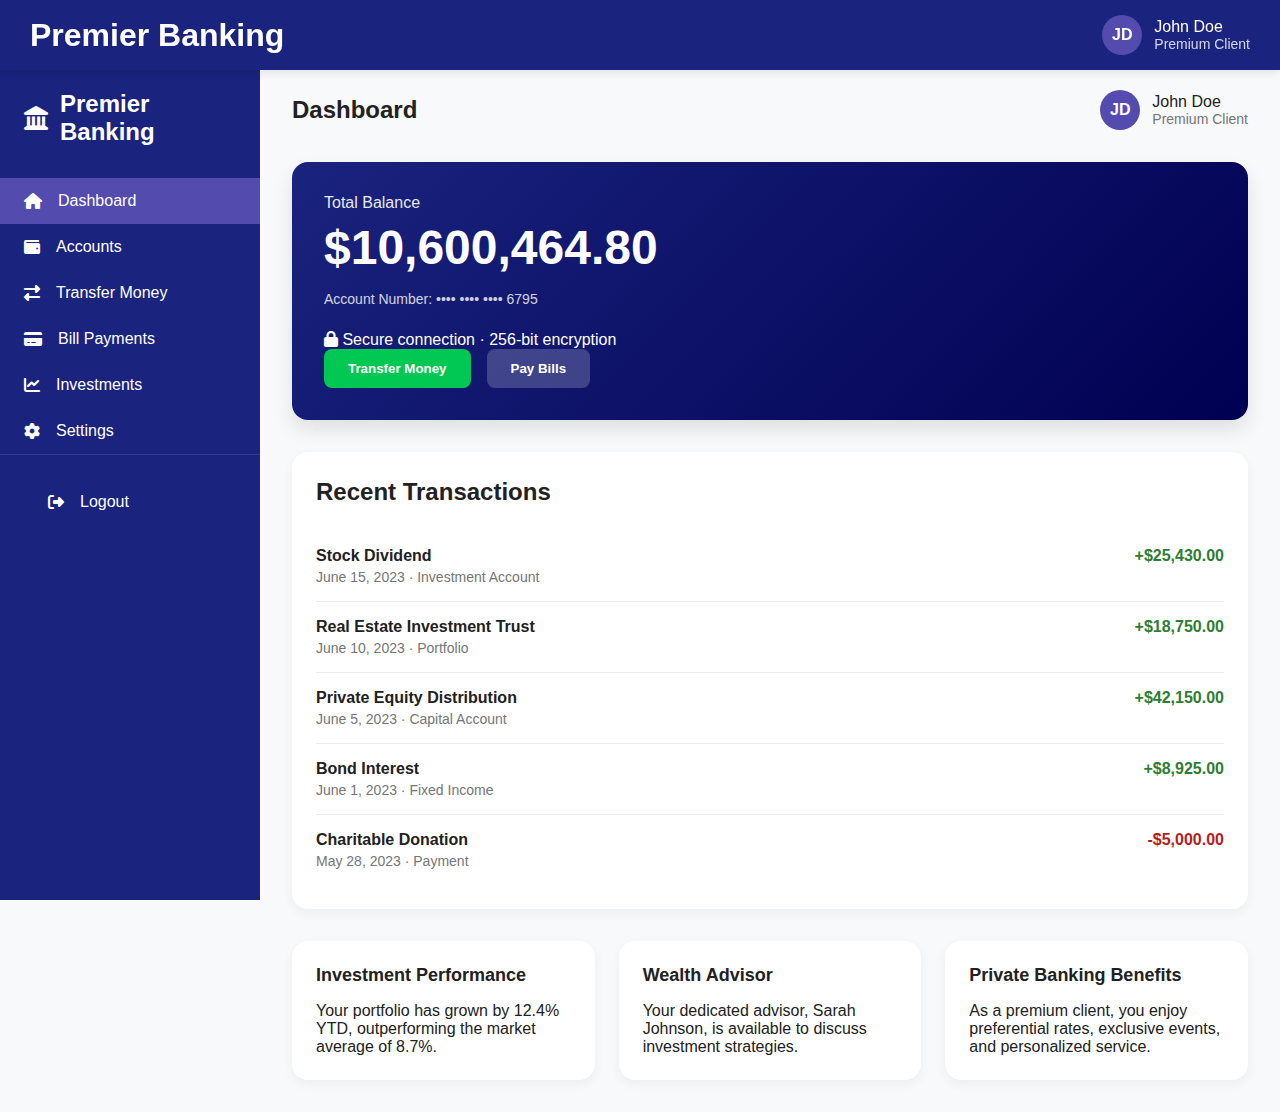
<file: index.html>
<!DOCTYPE html>
<html lang="en">
<head>
    <meta charset="UTF-8">
    <meta name="viewport" content="width=device-width, initial-scale=1.0">
    <title>Premier Banking | Dashboard</title>
    <link rel="stylesheet" href="https://cdnjs.cloudflare.com/ajax/libs/font-awesome/6.4.0/css/all.min.css">
    <style>
        * {
            margin: 0;
            padding: 0;
            box-sizing: border-box;
            font-family: 'Segoe UI', Tahoma, Geneva, Verdana, sans-serif;
        }
        
        :root {
            --primary: #1a237e;
            --primary-light: #534bae;
            --primary-dark: #000051;
            --secondary: #f5f5f5;
            --accent: #00c853;
            --accent-light: #5efc82;
            --text: #212121;
            --text-light: #757575;
            --surface: #ffffff;
            --surface-dark: #f5f5f5;
            --error: #b71c1c;
            --success: #2e7d32;
        }
        
        body {
            background-color: #f8f9fa;
            color: var(--text);
            min-height: 100vh;
            display: flex;
        }
        
        /* Header */
        .header {
            position: fixed;
            top: 0;
            left: 0;
            right: 0;
            height: 70px;
            background-color: var(--primary);
            color: white;
            display: flex;
            justify-content: space-between;
            align-items: center;
            padding: 0 30px;
            z-index: 100;
            box-shadow: 0 2px 10px rgba(0, 0, 0, 0.1);
        }
        
        .mobile-menu-btn {
            display: none;
            background: none;
            border: none;
            color: white;
            font-size: 24px;
            cursor: pointer;
        }
        
        /* Sidebar */
        .sidebar {
            width: 260px;
            background-color: var(--primary);
            color: white;
            padding: 90px 0 24px 0;
            position: fixed;
            left: 0;
            top: 0;
            bottom: 0;
            overflow-y: auto;
            transition: transform 0.3s ease;
            z-index: 90;
        }
        
        .bank-logo {
            padding: 0 24px 32px;
            font-size: 24px;
            font-weight: 600;
            display: flex;
            align-items: center;
            gap: 12px;
            color: white;
        }
        
        .nav-item {
            display: flex;
            align-items: center;
            padding: 14px 24px;
            gap: 16px;
            cursor: pointer;
            transition: background-color 0.2s;
            color: white;
            text-decoration: none;
        }
        
        .nav-item:hover, .nav-item.active {
            background-color: var(--primary-light);
        }
        
        .logout-section {
            margin-top: auto;
            padding: 24px;
            border-top: 1px solid rgba(255, 255, 255, 0.1);
        }
        
        /* Main Content */
        .main-content {
            flex-grow: 1;
            padding: 90px 32px 32px 292px;
            transition: padding 0.3s ease;
        }
        
        .page {
            display: none;
            animation: fadeIn 0.3s ease;
        }
        
        .page.active {
            display: block;
        }
        
        .dashboard-header {
            display: flex;
            justify-content: space-between;
            align-items: center;
            margin-bottom: 32px;
        }
        
        .user-profile {
            display: flex;
            align-items: center;
            gap: 12px;
        }
        
        .avatar {
            width: 40px;
            height: 40px;
            border-radius: 50%;
            background-color: var(--primary-light);
            display: flex;
            align-items: center;
            justify-content: center;
            color: white;
            font-weight: 600;
        }
        
        /* Account Summary */
        .account-summary {
            background: linear-gradient(135deg, var(--primary), var(--primary-dark));
            color: white;
            border-radius: 16px;
            padding: 32px;
            margin-bottom: 32px;
            box-shadow: 0 10px 20px rgba(0, 0, 0, 0.1);
        }
        
        .balance-label {
            font-size: 16px;
            margin-bottom: 8px;
            opacity: 0.9;
        }
        
        .balance-amount {
            font-size: 48px;
            font-weight: 700;
            margin-bottom: 16px;
        }
        
        .account-number {
            font-size: 14px;
            opacity: 0.8;
            margin-bottom: 24px;
        }
        
        .account-actions {
            display: flex;
            gap: 16px;
            flex-wrap: wrap;
        }
        
        .btn {
            padding: 12px 24px;
            border-radius: 8px;
            border: none;
            font-weight: 600;
            cursor: pointer;
            transition: all 0.2s;
        }
        
        .btn-primary {
            background-color: var(--accent);
            color: white;
        }
        
        .btn-primary:hover {
            background-color: #009624;
        }
        
        .btn-secondary {
            background-color: rgba(255, 255, 255, 0.2);
            color: white;
        }
        
        .btn-secondary:hover {
            background-color: rgba(255, 255, 255, 0.3);
        }
        
        /* Transaction History */
        .section-header {
            display: flex;
            justify-content: space-between;
            align-items: center;
            margin-bottom: 24px;
        }
        
        .section-title {
            font-size: 24px;
            font-weight: 600;
        }
        
        .transactions {
            background-color: var(--surface);
            border-radius: 16px;
            padding: 24px;
            box-shadow: 0 4px 12px rgba(0, 0, 0, 0.05);
        }
        
        .transaction-list {
            list-style: none;
        }
        
        .transaction-item {
            display: flex;
            justify-content: space-between;
            padding: 16px 0;
            border-bottom: 1px solid #eee;
        }
        
        .transaction-item:last-child {
            border-bottom: none;
        }
        
        .transaction-info {
            display: flex;
            flex-direction: column;
            gap: 4px;
        }
        
        .transaction-name {
            font-weight: 600;
        }
        
        .transaction-date {
            font-size: 14px;
            color: var(--text-light);
        }
        
        .transaction-amount {
            font-weight: 600;
        }
        
        .positive {
            color: var(--success);
        }
        
        .negative {
            color: var(--error);
        }
        
        /* Cards */
        .cards-container {
            display: grid;
            grid-template-columns: repeat(auto-fill, minmax(300px, 1fr));
            gap: 24px;
            margin-top: 32px;
        }
        
        .card {
            background-color: var(--surface);
            border-radius: 16px;
            padding: 24px;
            box-shadow: 0 4px 12px rgba(0, 0, 0, 0.05);
        }
        
        .card-header {
            display: flex;
            justify-content: space-between;
            align-items: center;
            margin-bottom: 16px;
        }
        
        .card-title {
            font-weight: 600;
            font-size: 18px;
        }
        
        /* Transfer Form */
        .form-container {
            background-color: var(--surface);
            border-radius: 16px;
            padding: 32px;
            box-shadow: 0 4px 12px rgba(0, 0, 0, 0.05);
        }
        
        .form-title {
            margin-bottom: 24px;
            font-size: 24px;
            font-weight: 600;
        }
        
        .form-group {
            margin-bottom: 20px;
        }
        
        .form-label {
            display: block;
            margin-bottom: 8px;
            font-weight: 600;
        }
        
        .form-input {
            width: 100%;
            padding: 12px 16px;
            border: 1px solid #ddd;
            border-radius: 8px;
            font-size: 16px;
        }
        
        .form-input:focus {
            outline: none;
            border-color: var(--primary);
        }
        
        /* Accounts Page */
        .account-cards {
            display: grid;
            grid-template-columns: repeat(auto-fill, minmax(350px, 1fr));
            gap: 24px;
        }
        
        .account-card {
            background: linear-gradient(135deg, var(--primary-light), var(--primary));
            color: white;
            border-radius: 16px;
            padding: 24px;
            box-shadow: 0 4px 12px rgba(0, 0, 0, 0.1);
        }
        
        .account-type {
            font-size: 14px;
            opacity: 0.8;
            margin-bottom: 8px;
        }
        
        .account-balance {
            font-size: 28px;
            font-weight: 700;
            margin-bottom: 16px;
        }
        
        /* Payments Page */
        .payee-list {
            display: grid;
            grid-template-columns: repeat(auto-fill, minmax(250px, 1fr));
            gap: 20px;
        }
        
        .payee-card {
            background-color: var(--surface);
            border-radius: 12px;
            padding: 20px;
            text-align: center;
            box-shadow: 0 4px 8px rgba(0, 0, 0, 0.05);
            cursor: pointer;
            transition: transform 0.2s;
        }
        
        .payee-card:hover {
            transform: translateY(-5px);
        }
        
        .payee-icon {
            font-size: 32px;
            margin-bottom: 12px;
            color: var(--primary);
        }
        
        /* Settings Page */
        .settings-group {
            background-color: var(--surface);
            border-radius: 12px;
            padding: 24px;
            margin-bottom: 24px;
            box-shadow: 0 4px 8px rgba(0, 0, 0, 0.05);
        }
        
        .settings-item {
            display: flex;
            justify-content: space-between;
            align-items: center;
            padding: 16px 0;
            border-bottom: 1px solid #eee;
        }
        
        .settings-item:last-child {
            border-bottom: none;
        }
        
        .toggle-switch {
            position: relative;
            display: inline-block;
            width: 50px;
            height: 24px;
        }
        
        .toggle-switch input {
            opacity: 0;
            width: 0;
            height: 0;
        }
        
        .slider {
            position: absolute;
            cursor: pointer;
            top: 0;
            left: 0;
            right: 0;
            bottom: 0;
            background-color: #ccc;
            transition: .4s;
            border-radius: 24px;
        }
        
        .slider:before {
            position: absolute;
            content: "";
            height: 16px;
            width: 16px;
            left: 4px;
            bottom: 4px;
            background-color: white;
            transition: .4s;
            border-radius: 50%;
        }
        
        input:checked + .slider {
            background-color: var(--accent);
        }
        
        input:checked + .slider:before {
            transform: translateX(26px);
        }
        
        /* Animations */
        @keyframes fadeIn {
            from { opacity: 0; }
            to { opacity: 1; }
        }
        
        /* Responsive Design */
        @media (max-width: 1024px) {
            .sidebar {
                transform: translateX(-100%);
            }
            
            .sidebar.open {
                transform: translateX(0);
            }
            
            .main-content {
                padding-left: 32px;
                padding-right: 32px;
            }
            
            .mobile-menu-btn {
                display: block;
            }
            
            .account-actions {
                flex-direction: column;
            }
        }
        
        @media (max-width: 768px) {
            .main-content {
                padding: 90px 16px 16px;
            }
            
            .balance-amount {
                font-size: 36px;
            }
            
            .cards-container {
                grid-template-columns: 1fr;
            }
            
            .account-cards {
                grid-template-columns: 1fr;
            }
            
            .payee-list {
                grid-template-columns: 1fr 1fr;
            }
        }
        
        @media (max-width: 480px) {
            .header {
                padding: 0 16px;
            }
            
            .payee-list {
                grid-template-columns: 1fr;
            }
            
            .form-container {
                padding: 20px;
            }
        }
    </style>
</head>
<body>
    <!-- Header -->
    <div class="header">
        <button class="mobile-menu-btn" id="menuToggle">
            <i class="fas fa-bars"></i>
        </button>
        <h1>Premier Banking</h1>
        <div class="user-profile">
            <div class="avatar">JD</div>
            <div>
                <div>John Doe</div>
                <div style="font-size: 14px; opacity: 0.8;">Premium Client</div>
            </div>
        </div>
    </div>
    
    <!-- Sidebar Navigation -->
    <div class="sidebar" id="sidebar">
        <div class="bank-logo">
            <i class="fas fa-landmark"></i>
            Premier Banking
        </div>
        
        <a href="#dashboard" class="nav-item active" data-page="dashboard">
            <i class="fas fa-home"></i>
            Dashboard
        </a>
        <a href="#accounts" class="nav-item" data-page="accounts">
            <i class="fas fa-wallet"></i>
            Accounts
        </a>
        <a href="#transfer" class="nav-item" data-page="transfer">
            <i class="fas fa-exchange-alt"></i>
            Transfer Money
        </a>
        <a href="#payments" class="nav-item" data-page="payments">
            <i class="fas fa-credit-card"></i>
            Bill Payments
        </a>
        <a href="#investments" class="nav-item" data-page="investments">
            <i class="fas fa-chart-line"></i>
            Investments
        </a>
        <a href="#settings" class="nav-item" data-page="settings">
            <i class="fas fa-cog"></i>
            Settings
        </a>
        
        <div class="logout-section">
            <a href="landing.html" class="nav-item" id="logoutBtn">
                <i class="fas fa-sign-out-alt"></i>
                Logout
            </a>
        </div>
    </div>
    
    <!-- Main Content -->
    <div class="main-content">
        <!-- Dashboard Page -->
        <div class="page active" id="dashboard">
            <div class="dashboard-header">
                <h2>Dashboard</h2>
                <div class="user-profile">
                    <div class="avatar">JD</div>
                    <div>
                        <div>John Doe</div>
                        <div style="font-size: 14px; color: var(--text-light);">Premium Client</div>
                    </div>
                </div>
            </div>
            
            <!-- Account Summary -->
            <div class="account-summary">
                <div class="balance-label">Total Balance</div>
                <div class="balance-amount">$10,600,464.80</div>
                <div class="account-number">Account Number: •••• •••• •••• 6795</div>
                
                <div class="security-indicator">
                    <i class="fas fa-lock"></i>
                    Secure connection · 256-bit encryption
                </div>
                
                <div class="account-actions">
                    <button class="btn btn-primary" data-page="transfer">Transfer Money</button>
                    <button class="btn btn-secondary" data-page="payments">Pay Bills</button>
                </div>
            </div>
            
            <!-- Transaction History -->
            <div class="transactions">
                <div class="section-header">
                    <h2 class="section-title">Recent Transactions</h2>
                    <button class="btn btn-secondary" style="padding: 8px 16px;">View All</button>
                </div>
                
                <ul class="transaction-list">
                    <li class="transaction-item">
                        <div class="transaction-info">
                            <div class="transaction-name">Stock Dividend</div>
                            <div class="transaction-date">June 15, 2023 · Investment Account</div>
                        </div>
                        <div class="transaction-amount positive">+$25,430.00</div>
                    </li>
                    <li class="transaction-item">
                        <div class="transaction-info">
                            <div class="transaction-name">Real Estate Investment Trust</div>
                            <div class="transaction-date">June 10, 2023 · Portfolio</div>
                        </div>
                        <div class="transaction-amount positive">+$18,750.00</div>
                    </li>
                    <li class="transaction-item">
                        <div class="transaction-info">
                            <div class="transaction-name">Private Equity Distribution</div>
                            <div class="transaction-date">June 5, 2023 · Capital Account</div>
                        </div>
                        <div class="transaction-amount positive">+$42,150.00</div>
                    </li>
                    <li class="transaction-item">
                        <div class="transaction-info">
                            <div class="transaction-name">Bond Interest</div>
                            <div class="transaction-date">June 1, 2023 · Fixed Income</div>
                        </div>
                        <div class="transaction-amount positive">+$8,925.00</div>
                    </li>
                    <li class="transaction-item">
                        <div class="transaction-info">
                            <div class="transaction-name">Charitable Donation</div>
                            <div class="transaction-date">May 28, 2023 · Payment</div>
                        </div>
                        <div class="transaction-amount negative">-$5,000.00</div>
                    </li>
                </ul>
            </div>
            
            <!-- Additional Cards -->
            <div class="cards-container">
                <div class="card">
                    <div class="card-header">
                        <h3 class="card-title">Investment Performance</h3>
                    </div>
                    <p>Your portfolio has grown by 12.4% YTD, outperforming the market average of 8.7%.</p>
                </div>
                
                <div class="card">
                    <div class="card-header">
                        <h3 class="card-title">Wealth Advisor</h3>
                    </div>
                    <p>Your dedicated advisor, Sarah Johnson, is available to discuss investment strategies.</p>
                </div>
                
                <div class="card">
                    <div class="card-header">
                        <h3 class="card-title">Private Banking Benefits</h3>
                    </div>
                    <p>As a premium client, you enjoy preferential rates, exclusive events, and personalized service.</p>
                </div>
            </div>
        </div>
        
        <!-- Accounts Page -->
        <div class="page" id="accounts">
            <div class="dashboard-header">
                <h2>Accounts</h2>
            </div>
            
            <div class="account-cards">
                <div class="account-card">
                    <div class="account-type">Checking Account</div>
                    <div class="account-balance">$2,450,000.00</div>
                    <div class="account-number">•••• •••• •••• 6795</div>
                </div>
                
                <div class="account-card">
                    <div class="account-type">Savings Account</div>
                    <div class="account-balance">$3,250,000.00</div>
                    <div class="account-number">•••• •••• •••• 5678</div>
                </div>
                
                <div class="account-card">
                    <div class="account-type">Investment Portfolio</div>
                    <div class="account-balance">$4,300,000.00</div>
                    <div class="account-number">•••• •••• •••• 9012</div>
                </div>
            </div>
            
            <div class="transactions" style="margin-top: 32px;">
                <div class="section-header">
                    <h2 class="section-title">Account Activity</h2>
                </div>
                
                <ul class="transaction-list">
                    <li class="transaction-item">
                        <div class="transaction-info">
                            <div class="transaction-name">Monthly Interest</div>
                            <div class="transaction-date">June 30, 2023 · Savings Account</div>
                        </div>
                        <div class="transaction-amount positive">+$9,250.00</div>
                    </li>
                    <li class="transaction-item">
                        <div class="transaction-info">
                            <div class="transaction-name">Wire Transfer - Incoming</div>
                            <div class="transaction-date">June 28, 2023 · Checking Account</div>
                        </div>
                        <div class="transaction-amount positive">+$150,000.00</div>
                    </li>
                    <li class="transaction-item">
                        <div class="transaction-info">
                            <div class="transaction-name">Dividend Reinvestment</div>
                            <div class="transaction-date">June 25, 2023 · Investment Portfolio</div>
                        </div>
                        <div class="transaction-amount positive">+$42,150.00</div>
                    </li>
                </ul>
            </div>
        </div>
        
        <!-- Transfer Money Page -->
        <div class="page" id="transfer">
            <div class="dashboard-header">
                <h2>Transfer Money</h2>
            </div>
            
            <div class="form-container">
                <h3 class="form-title">Make a Transfer</h3>
                
                <div class="form-group">
                    <label class="form-label">From Account</label>
                    <select class="form-input">
                        <option>Checking Account (••••1234) - $2,450,000.00</option>
                        <option>Savings Account (••••5678) - $3,250,000.00</option>
                    </select>
                </div>
                
                <div class="form-group">
                    <label class="form-label">To Account</label>
                    <select class="form-input">
                        <option>Select an account...</option>
                        <option>Savings Account (••••5678)</option>
                        <option>External Transfer</option>
                    </select>
                </div>
                
                <div class="form-group">
                    <label class="form-label">Amount</label>
                    <input type="text" class="form-input" placeholder="$0.00">
                </div>

                <div class="form-group">
                    <label class="form-label">Token</label>
                    <input type="text" class="form-input" placeholder="000 000">
                </div>
                
                <div class="form-group">
                    <label class="form-label">Description (Optional)</label>
                    <input type="text" class="form-input" placeholder="Transfer description">
                </div>
                
                <button class="btn btn-primary" style="width: 100%;">Review Transfer</button>
            </div>
            
            <div class="transactions" style="margin-top: 32px;">
                <div class="section-header">
                    <h2 class="section-title">Recent Transfers</h2>
                </div>
                
                <ul class="transaction-list">
                    <li class="transaction-item">
                        <div class="transaction-info">
                            <div class="transaction-name">Transfer to Savings</div>
                            <div class="transaction-date">June 20, 2023</div>
                        </div>
                        <div class="transaction-amount negative">-$50,000.00</div>
                    </li>
                    <li class="transaction-item">
                        <div class="transaction-info">
                            <div class="transaction-name">External Transfer - J. Smith</div>
                            <div class="transaction-date">June 15, 2023</div>
                        </div>
                        <div class="transaction-amount negative">-$25,000.00</div>
                    </li>
                </ul>
            </div>
        </div>
        
        <!-- Payments Page -->
        <div class="page" id="payments">
            <div class="dashboard-header">
                <h2>Bill Payments</h2>
            </div>
            
            <div class="form-container">
                <h3 class="form-title">Pay a Bill</h3>
                
                <div class="form-group">
                    <label class="form-label">Payee</label>
                    <select class="form-input">
                        <option>Select a payee...</option>
                        <option>ABC Electric Company</option>
                        <option>City Water Department</option>
                        <option>Global Telecom</option>
                        <option>Premier Insurance Co.</option>
                    </select>
                </div>
                
                <div class="form-group">
                    <label class="form-label">From Account</label>
                    <select class="form-input">
                        <option>Checking Account (••••1234) - $2,450,000.00</option>
                        <option>Savings Account (••••5678) - $3,250,000.00</option>
                    </select>
                </div>
                
                <div class="form-group">
                    <label class="form-label">Amount</label>
                    <input type="text" class="form-input" placeholder="$0.00">
                </div>
                
                <div class="form-group">
                    <label class="form-label">Due Date</label>
                    <input type="date" class="form-input">
                </div>
                
                <button class="btn btn-primary" style="width: 100%;">Schedule Payment</button>
            </div>
            
            <div class="section-header" style="margin-top: 32px;">
                <h2 class="section-title">Saved Payees</h2>
            </div>
            
            <div class="payee-list">
                <div class="payee-card">
                    <div class="payee-icon">
                        <i class="fas fa-bolt"></i>
                    </div>
                    <h3>ABC Electric</h3>
                    <p>Utility Company</p>
                </div>
                
                <div class="payee-card">
                    <div class="payee-icon">
                        <i class="fas fa-tint"></i>
                    </div>
                    <h3>City Water</h3>
                    <p>Water Department</p>
                </div>
                
                <div class="payee-card">
                    <div class="payee-icon">
                        <i class="fas fa-wifi"></i>
                    </div>
                    <h3>Global Telecom</h3>
                    <p>Internet Provider</p>
                </div>
                
                <div class="payee-card">
                    <div class="payee-icon">
                        <i class="fas fa-shield-alt"></i>
                    </div>
                    <h3>Premier Insurance</h3>
                    <p>Insurance Company</p>
                </div>
            </div>
        </div>
        
        <!-- Investments Page -->
        <div class="page" id="investments">
            <div class="dashboard-header">
                <h2>Investments</h2>
            </div>
            
            <div class="account-summary" style="background: linear-gradient(135deg, #2e7d32, #1b5e20);">
                <div class="balance-label">Investment Portfolio Value</div>
                <div class="balance-amount">$4,300,000.00</div>
                <div class="account-number">Year to Date Return: +12.4%</div>
                
                <div class="account-actions">
                    <button class="btn btn-primary">Trade</button>
                    <button class="btn btn-secondary">Research</button>
                </div>
            </div>
            
            <div class="cards-container">
                <div class="card">
                    <div class="card-header">
                        <h3 class="card-title">Stock Holdings</h3>
                    </div>
                    <p>Your stock portfolio is diversified across multiple sectors with strong performance in technology and healthcare.</p>
                </div>
                
                <div class="card">
                    <div class="card-header">
                        <h3 class="card-title">Bond Holdings</h3>
                    </div>
                    <p>Your bond investments provide stable income with minimal risk exposure to market volatility.</p>
                </div>
                
                <div class="card">
                    <div class="card-header">
                        <h3 class="card-title">Real Estate</h3>
                    </div>
                    <p>Your real estate investments include commercial properties and REITs with consistent rental income.</p>
                </div>
            </div>
        </div>
        
        <!-- Settings Page -->
        <div class="page" id="settings">
            <div class="dashboard-header">
                <h2>Settings</h2>
            </div>
            
            <div class="settings-group">
                <h3 class="card-title" style="margin-bottom: 20px;">Account Preferences</h3>
                
                <div class="settings-item">
                    <div>
                        <div style="font-weight: 600;">Email Notifications</div>
                        <div style="font-size: 14px; color: var(--text-light);">Get alerts about account activity</div>
                    </div>
                    <label class="toggle-switch">
                        <input type="checkbox" checked>
                        <span class="slider"></span>
                    </label>
                </div>
                
                <div class="settings-item">
                    <div>
                        <div style="font-weight: 600;">SMS Notifications</div>
                        <div style="font-size: 14px; color: var(--text-light);">Text messages for important alerts</div>
                    </div>
                    <label class="toggle-switch">
                        <input type="checkbox" checked>
                        <span class="slider"></span>
                    </label>
                </div>
                
                <div class="settings-item">
                    <div>
                        <div style="font-weight: 600;">Two-Factor Authentication</div>
                        <div style="font-size: 14px; color: var(--text-light);">Extra security for your account</div>
                    </div>
                    <label class="toggle-switch">
                        <input type="checkbox" checked>
                        <span class="slider"></span>
                    </label>
                </div>
            </div>
            
            <div class="settings-group">
                <h3 class="card-title" style="margin-bottom: 20px;">Privacy & Security</h3>
                
                <div class="settings-item">
                    <div>
                        <div style="font-weight: 600;">Biometric Login</div>
                        <div style="font-size: 14px; color: var(--text-light);">Use fingerprint or face recognition</div>
                    </div>
                    <label class="toggle-switch">
                        <input type="checkbox">
                        <span class="slider"></span>
                    </label>
                </div>
                
                <div class="settings-item">
                    <div>
                        <div style="font-weight: 600;">Data Sharing</div>
                        <div style="font-size: 14px; color: var(--text-light);">Allow usage data for improvement</div>
                    </div>
                    <label class="toggle-switch">
                        <input type="checkbox">
                        <span class="slider"></span>
                    </label>
                </div>
            </div>
            
            <div class="form-container">
                <h3 class="form-title">Personal Information</h3>
                
                <div class="form-group">
                    <label class="form-label">Full Name</label>
                    <input type="text" class="form-input" value="John Doe">
                </div>
                
                <div class="form-group">
                    <label class="form-label">Email Address</label>
                    <input type="email" class="form-input" value="john.doe@example.com">
                </div>
                
                <div class="form-group">
                    <label class="form-label">Phone Number</label>
                    <input type="tel" class="form-input" value="(555) 123-4567">
                </div>
                
                <button class="btn btn-primary" style="width: 100%;">Save Changes</button>
            </div>
        </div>
    </div>

    <script>
        document.addEventListener('DOMContentLoaded', function() {
            // Elements
            const menuToggle = document.getElementById('menuToggle');
            const sidebar = document.getElementById('sidebar');
            const navItems = document.querySelectorAll('.nav-item');
            const pages = document.querySelectorAll('.page');
            const logoutBtn = document.getElementById('logoutBtn');
            const actionButtons = document.querySelectorAll('.btn[data-page]');
            
            // Toggle mobile menu
            menuToggle.addEventListener('click', function() {
                sidebar.classList.toggle('open');
            });
            
            // Navigation click handling
            navItems.forEach(item => {
                if (item.id !== 'logoutBtn') {
                    item.addEventListener('click', function(e) {
                        e.preventDefault();
                        
                        // Update active navigation item
                        navItems.forEach(nav => nav.classList.remove('active'));
                        this.classList.add('active');
                        
                        // Show the corresponding page
                        const pageId = this.getAttribute('data-page');
                        pages.forEach(page => {
                            page.classList.remove('active');
                            if (page.id === pageId) {
                                page.classList.add('active');
                            }
                        });
                        
                        // Close mobile menu after selection
                        if (window.innerWidth <= 1024) {
                            sidebar.classList.remove('open');
                        }
                    });
                }
            });
            
            // Action buttons that navigate to pages
            actionButtons.forEach(button => {
                button.addEventListener('click', function() {
                    const pageId = this.getAttribute('data-page');
                    
                    // Update active navigation item
                    navItems.forEach(nav => {
                        nav.classList.remove('active');
                        if (nav.getAttribute('data-page') === pageId) {
                            nav.classList.add('active');
                        }
                    });
                    
                    // Show the corresponding page
                    pages.forEach(page => {
                        page.classList.remove('active');
                        if (page.id === pageId) {
                            page.classList.add('active');
                        }
                    });
                });
            });
            
            // Logout functionality
            // logoutBtn.addEventListener('click', function(e) {
            //     e.preventDefault();
            //     if (confirm('Are you sure you want to logout?')) {
            //         alert('You have been logged out successfully.');
            //         // In a real app, this would redirect to login page
            //     }
            // });

            logoutBtn.addEventListener('click', function(e) {
    e.preventDefault();
    if (confirm('Are you sure you want to logout?')) {
        alert('You have been logged out successfully.');
        // Clear any stored user data (for demo purposes)
        localStorage.removeItem('userData');
        // Redirect to the login page
        window.location.href = 'login.html';
    }
});
            
            // Close menu when clicking outside on mobile
            document.addEventListener('click', function(e) {
                if (window.innerWidth <= 1024 && 
                    !sidebar.contains(e.target) && 
                    e.target !== menuToggle &&
                    !menuToggle.contains(e.target)) {
                    sidebar.classList.remove('open');
                }
            });
        });
    </script>
</body>
</html>
</file>
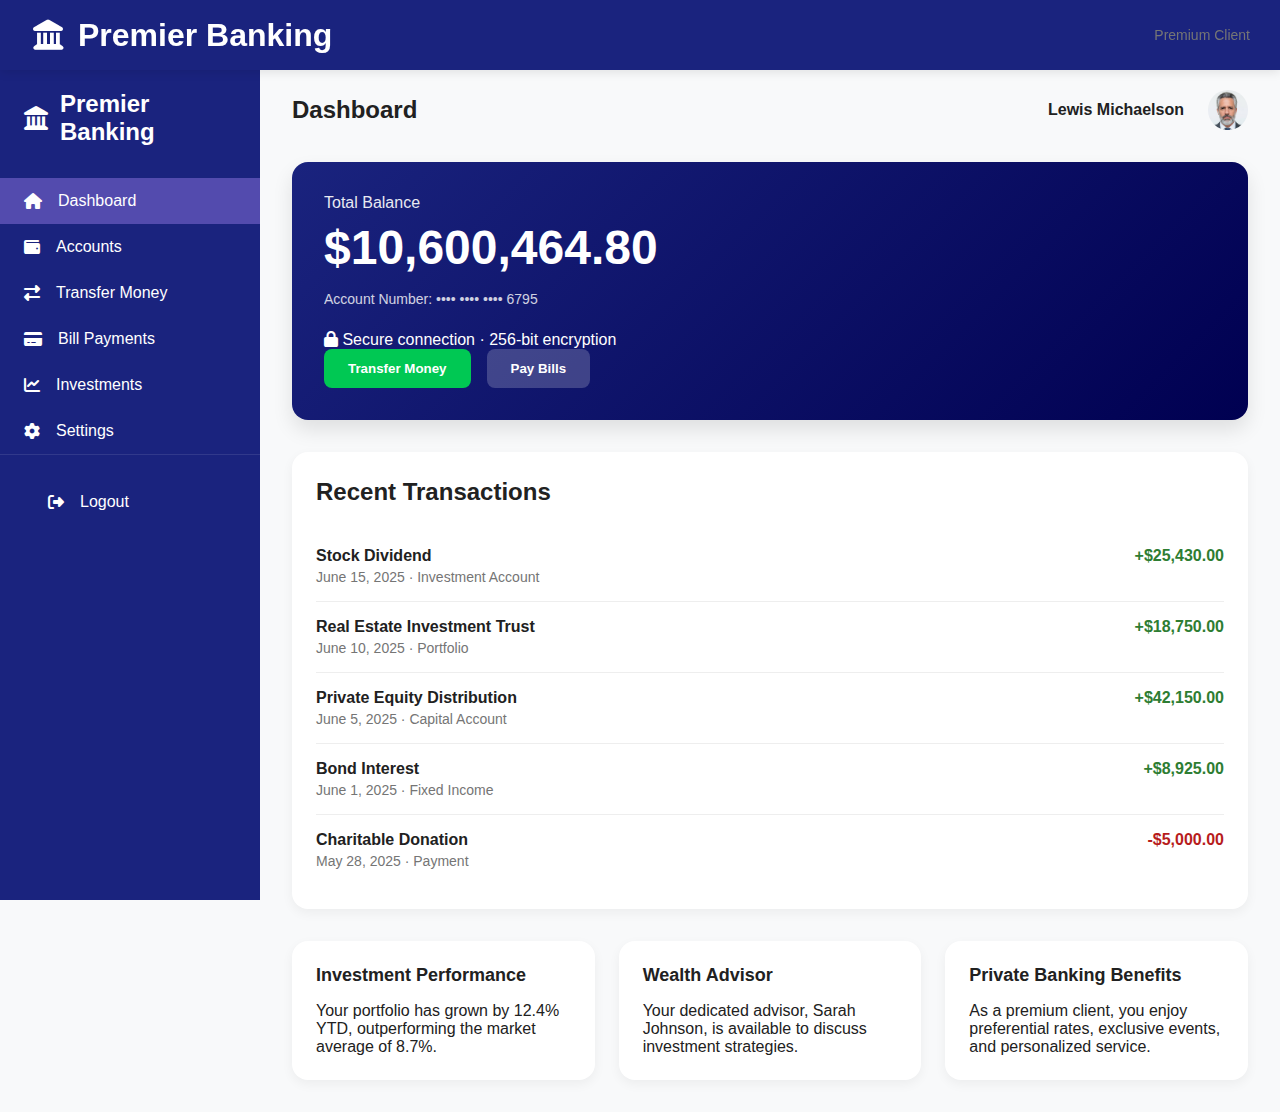
<file: landing.html>
<!DOCTYPE html>
<html lang="en">
<head>
    <meta charset="UTF-8">
    <meta name="viewport" content="width=device-width, initial-scale=1.0">
    <title>Premier Banking | Dashboard</title>
    <link rel="stylesheet" href="https://cdnjs.cloudflare.com/ajax/libs/font-awesome/6.4.0/css/all.min.css">
    <!-- Favicon / App icon -->
    <link rel="icon" type="image/png" sizes="32x32" href="img/logo.png">
    <link rel="icon" type="image/png" sizes="16x16" href="img/logo.png">
    <link rel="apple-touch-icon" href="img/logo.png">
    <meta name="theme-color" content="#1a237e">
    <style>
        * {
            margin: 0;
            padding: 0;
            box-sizing: border-box;
            font-family: 'Segoe UI', Tahoma, Geneva, Verdana, sans-serif;
        }
        
        :root {
            --primary: #1a237e;
            --primary-light: #534bae;
            --primary-dark: #000051;
            --secondary: #f5f5f5;
            --accent: #00c853;
            --accent-light: #5efc82;
            --text: #212121;
            --text-light: #757575;
            --surface: #ffffff;
            --surface-dark: #f5f5f5;
            --error: #b71c1c;
            --success: #2e7d32;
        }
        
        body {
            background-color: #f8f9fa;
            color: var(--text);
            min-height: 100vh;
            display: flex;
        }
        
        /* Header */
        .header {
            position: fixed;
            top: 0;
            left: 0;
            right: 0;
            height: 70px;
            background-color: var(--primary);
            color: white;
            display: flex;
            justify-content: space-between;
            align-items: center;
            padding: 0 30px;
            z-index: 100;
            box-shadow: 0 2px 10px rgba(0, 0, 0, 0.1);
        }

        .header-title {
            display: flex;
            align-items: center;
            gap: 12px;
        }

        .header-logo {
            width: 36px;
            height: 36px;
            display: inline-flex;
            align-items: center;
            justify-content: center;
            font-size: 30px; /* icon size */
            color: white; /* icon color */
        }
        
        .mobile-menu-btn {
            display: none;
            background: none;
            border: none;
            color: white;
            font-size: 24px;
            cursor: pointer;
        }
        
        /* Sidebar */
        .sidebar {
            width: 260px;
            background-color: var(--primary);
            color: white;
            padding: 90px 0 24px 0;
            position: fixed;
            left: 0;
            top: 0;
            bottom: 0;
            overflow-y: auto;
            transition: transform 0.3s ease;
            z-index: 90;
        }
        
        .bank-logo {
            padding: 0 24px 32px;
            font-size: 24px;
            font-weight: 600;
            display: flex;
            align-items: center;
            gap: 12px;
            color: white;
        }
        
        .nav-item {
            display: flex;
            align-items: center;
            padding: 14px 24px;
            gap: 16px;
            cursor: pointer;
            transition: background-color 0.2s;
            color: white;
            text-decoration: none;
        }
        
        .nav-item:hover, .nav-item.active {
            background-color: var(--primary-light);
        }
        
        .logout-section {
            margin-top: auto;
            padding: 24px;
            border-top: 1px solid rgba(255, 255, 255, 0.1);
        }
        
        /* Main Content */
        .main-content {
            flex-grow: 1;
            padding: 90px 32px 32px 292px;
            transition: padding 0.3s ease;
        }
        
        .page {
            display: none;
            animation: fadeIn 0.3s ease;
        }
        
        .page.active {
            display: block;
        }
        
        .dashboard-header {
            display: flex;
            justify-content: space-between;
            align-items: center;
            margin-bottom: 32px;
        }
        
        .user-profile {
            display: flex;
            align-items: center;
            gap: 12px;
        }
        .profile-img {
            width: 40px;
            height: 40px;
            border-radius: 50%;
            object-fit: cover;
            background-color: var(--primary-light);
            margin-right: 0;
        }
        /* If the image is the first child (image left of text) add right gap.
           If the image is the last child (image right of text) add left gap. */
        .user-profile img.profile-img:first-child {
            margin-right: 12px;
        }
        .user-profile img.profile-img:last-child {
            margin-left: 12px;
        }
        .avatar {
            width: 40px;
            height: 40px;
            border-radius: 50%;
            background-color: var(--primary-light);
            display: flex;
            align-items: center;
            justify-content: center;
            color: white;
            font-weight: 600;
        }
        
        /* Account Summary */
        .account-summary {
            background: linear-gradient(135deg, var(--primary), var(--primary-dark));
            color: white;
            border-radius: 16px;
            padding: 32px;
            margin-bottom: 32px;
            box-shadow: 0 10px 20px rgba(0, 0, 0, 0.1);
        }
        
        .balance-label {
            font-size: 16px;
            margin-bottom: 8px;
            opacity: 0.9;
        }
        
        .balance-amount {
            font-size: 48px;
            font-weight: 700;
            margin-bottom: 16px;
        }
        
        .account-number {
            font-size: 14px;
            opacity: 0.8;
            margin-bottom: 24px;
        }
        
        .account-actions {
            display: flex;
            gap: 16px;
            flex-wrap: wrap;
        }
        
        .btn {
            padding: 12px 24px;
            border-radius: 8px;
            border: none;
            font-weight: 600;
            cursor: pointer;
            transition: all 0.2s;
        }
        
        .btn-primary {
            background-color: var(--accent);
            color: white;
        }
        
        .btn-primary:hover {
            background-color: #009624;
        }
        
        .btn-secondary {
            background-color: rgba(255, 255, 255, 0.2);
            color: white;
        }
        
        .btn-secondary:hover {
            background-color: rgba(255, 255, 255, 0.3);
        }
        
        /* Transaction History */
        .section-header {
            display: flex;
            justify-content: space-between;
            align-items: center;
            margin-bottom: 24px;
        }
        
        .section-title {
            font-size: 24px;
            font-weight: 600;
        }
        
        .transactions {
            background-color: var(--surface);
            border-radius: 16px;
            padding: 24px;
            box-shadow: 0 4px 12px rgba(0, 0, 0, 0.05);
        }
        
        .transaction-list {
            list-style: none;
        }
        
        .transaction-item {
            display: flex;
            justify-content: space-between;
            padding: 16px 0;
            border-bottom: 1px solid #eee;
        }
        
        .transaction-item:last-child {
            border-bottom: none;
        }
        
        .transaction-info {
            display: flex;
            flex-direction: column;
            gap: 4px;
        }
        
        .transaction-name {
            font-weight: 600;
        }
        
        .transaction-date {
            font-size: 14px;
            color: var(--text-light);
        }
        
        .transaction-amount {
            font-weight: 600;
        }
        
        .positive {
            color: var(--success);
        }
        
        .negative {
            color: var(--error);
        }
        
        /* Cards */
        .cards-container {
            display: grid;
            grid-template-columns: repeat(auto-fill, minmax(300px, 1fr));
            gap: 24px;
            margin-top: 32px;
        }
        
        .card {
            background-color: var(--surface);
            border-radius: 16px;
            padding: 24px;
            box-shadow: 0 4px 12px rgba(0, 0, 0, 0.05);
        }
        
        .card-header {
            display: flex;
            justify-content: space-between;
            align-items: center;
            margin-bottom: 16px;
        }
        
        .card-title {
            font-weight: 600;
            font-size: 18px;
        }
        
        /* Transfer Form */
        .form-container {
            background-color: var(--surface);
            border-radius: 16px;
            padding: 32px;
            box-shadow: 0 4px 12px rgba(0, 0, 0, 0.05);
        }
        
        .form-title {
            margin-bottom: 24px;
            font-size: 24px;
            font-weight: 600;
        }
        
        .form-group {
            margin-bottom: 20px;
        }
        
        .form-label {
            display: block;
            margin-bottom: 8px;
            font-weight: 600;
        }
        
        .form-input {
            width: 100%;
            padding: 12px 16px;
            border: 1px solid #ddd;
            border-radius: 8px;
            font-size: 16px;
        }
        
        .form-input:focus {
            outline: none;
            border-color: var(--primary);
        }
        
        /* Accounts Page */
        .account-cards {
            display: grid;
            grid-template-columns: repeat(auto-fill, minmax(350px, 1fr));
            gap: 24px;
        }
        
        .account-card {
            background: linear-gradient(135deg, var(--primary-light), var(--primary));
            color: white;
            border-radius: 16px;
            padding: 24px;
            box-shadow: 0 4px 12px rgba(0, 0, 0, 0.1);
        }
        
        .account-type {
            font-size: 14px;
            opacity: 0.8;
            margin-bottom: 8px;
        }
        
        .account-balance {
            font-size: 28px;
            font-weight: 700;
            margin-bottom: 16px;
        }
        
        /* Payments Page */
        .payee-list {
            display: grid;
            grid-template-columns: repeat(auto-fill, minmax(250px, 1fr));
            gap: 20px;
        }
        
        .payee-card {
            background-color: var(--surface);
            border-radius: 12px;
            padding: 20px;
            text-align: center;
            box-shadow: 0 4px 8px rgba(0, 0, 0, 0.05);
            cursor: pointer;
            transition: transform 0.2s;
        }
        
        .payee-card:hover {
            transform: translateY(-5px);
        }
        
        .payee-icon {
            font-size: 32px;
            margin-bottom: 12px;
            color: var(--primary);
        }
        
        /* Settings Page */
        .settings-group {
            background-color: var(--surface);
            border-radius: 12px;
            padding: 24px;
            margin-bottom: 24px;
            box-shadow: 0 4px 8px rgba(0, 0, 0, 0.05);
        }
        
        .settings-item {
            display: flex;
            justify-content: space-between;
            align-items: center;
            padding: 16px 0;
            border-bottom: 1px solid #eee;
        }
        
        .settings-item:last-child {
            border-bottom: none;
        }
        
        .toggle-switch {
            position: relative;
            display: inline-block;
            width: 50px;
            height: 24px;
        }
        
        .toggle-switch input {
            opacity: 0;
            width: 0;
            height: 0;
        }
        
        .slider {
            position: absolute;
            cursor: pointer;
            top: 0;
            left: 0;
            right: 0;
            bottom: 0;
            background-color: #ccc;
            transition: .4s;
            border-radius: 24px;
        }
        
        .slider:before {
            position: absolute;
            content: "";
            height: 16px;
            width: 16px;
            left: 4px;
            bottom: 4px;
            background-color: white;
            transition: .4s;
            border-radius: 50%;
        }
        
        input:checked + .slider {
            background-color: var(--accent);
        }
        
        input:checked + .slider:before {
            transform: translateX(26px);
        }
        
        /* Animations */
        @keyframes fadeIn {
            from { opacity: 0; }
            to { opacity: 1; }
        }
        
        /* Responsive Design */
        @media (max-width: 1024px) {
            .sidebar {
                transform: translateX(-100%);
            }
            
            .sidebar.open {
                transform: translateX(0);
            }
            
            .main-content {
                padding-left: 32px;
                padding-right: 32px;
            }
            
            .mobile-menu-btn {
                display: block;
            }
            
            .account-actions {
                flex-direction: column;
            }
        }
        
        @media (max-width: 768px) {
            .header h1 {
                font-size: 22px;
                margin-left: 0;
            }
            .main-content {
                padding: 90px 16px 16px;
            }
            
            .balance-amount {
                font-size: 36px;
            }
            
            .cards-container {
                grid-template-columns: 1fr;
            }
            
            .account-cards {
                grid-template-columns: 1fr;
            }
            
            .payee-list {
                grid-template-columns: 1fr 1fr;
            }
             /* Ensure header/logo and profile image are sized nicely on tablet/mobile */
            .header {
                height: 60px;
                padding: 0 16px;
            }
            .header h1 {
                font-size: 18px;
                margin-left: 0;
            }
            .header-logo {
                width: 28px;
                height: 28px;
                font-size: 20px;
            }
            .profile-img {
                width: 32px;
                height: 32px;
                display: inline-block;
                object-fit: cover;
                border-radius: 50%;
                visibility: visible;
            }
            /* keep main content below fixed header */
            .main-content {
                padding-top: 76px;
            }
        }
        
        @media (max-width: 480px) {
    .header-title {
        gap: 6px;
    }
    .header-logo {
        width: 22px;
        height: 22px;
        font-size: 18px;
    }
    .header h1 {
        font-size: 16px;
        margin-left: 0;
    }
    .header {
        padding: 0 8px;
        height: 50px;
    }
    .profile-img {
        width: 28px;
        height: 28px;
        margin-right: 6px;
    }
    .user-profile > div > div {
        font-size: 12px !important;
    }
    .mobile-menu-btn {
        font-size: 18px;
    }  
   .payee-list {
        grid-template-columns: 1fr;
    }
            
    .form-container {
        padding: 20px;
    }
    /* Dashboard specific mobile tweaks */
        .dashboard-header h2 {
            font-size: 18px;
            margin-bottom: 6px;
        }

        .balance-label {
            font-size: 12px;
            opacity: 0.9;
        }

        .balance-amount {
            font-size: 20px;
            font-weight: 700;
            line-height: 1.1;
            margin-bottom: 6px;
            word-break: keep-all;
        }

        .account-number {
            font-size: 12px;
            margin-bottom: 10px;
        }

        .security-indicator {
            font-size: 12px;
            margin-bottom: 8px;
        }

        .account-actions .btn {
            padding: 8px 10px;
            font-size: 13px;
        }

        .cards-container {
            gap: 10px;
        }

        .card {
            padding: 12px;
        }

        .transaction-list .transaction-item {
            padding: 10px 8px;
        }

        .transaction-name {
            font-size: 13px;
        }

        .transaction-date {
            font-size: 11px;
        }

        /* Make user-profile compact */
        .user-profile {
            gap: 8px;
        }

        /* Reduce margins overall for very small screens */
        .main-content {
            padding: 66px 12px 12px;
        }

        .profile-img {
            display: inline-block;
            width: 34px;
            height: 34px;
            border-radius: 50%;
            object-fit: cover;
            visibility: visible;
            opacity: 1;
        }

        .section-header .section-title {
            font-size: 16px;
        }

        /* ensure form inputs fit */
        .form-input {
            font-size: 13px;
            padding: 8px 10px;
        }
        }
    </style>
</head>
<body>
    <!-- Header -->
    <div class="header">
        <button class="mobile-menu-btn" id="menuToggle">
            <i class="fas fa-bars"></i>
        </button>
        <div class="header-title">
        <i class="fas fa-landmark header-logo" aria-hidden="true"></i>
        <h1>Premier Banking</h1>
    </div>
        <div class="user-profile">
        <div>
                        <!-- <div>Lewis Michaelson</div> -->
                        <div style="font-size: 14px; color: var(--text-light);">Premium Client</div>
                    </div>
                    <!-- <img src="img/Screenshot_20251021-193550.png" alt="Profile" class="profile-img"> -->
                </div>
        </div>
    </div>
    
    <!-- Sidebar Navigation -->
    <div class="sidebar" id="sidebar">
        <div class="bank-logo">
            <i class="fas fa-landmark"></i>
            Premier Banking
        </div>
        
        <a href="#dashboard" class="nav-item active" data-page="dashboard">
            <i class="fas fa-home"></i>
            Dashboard
        </a>
        <a href="#accounts" class="nav-item" data-page="accounts">
            <i class="fas fa-wallet"></i>
            Accounts
        </a>
        <a href="#transfer" class="nav-item" data-page="transfer">
            <i class="fas fa-exchange-alt"></i>
            Transfer Money
        </a>
        <a href="#payments" class="nav-item" data-page="payments">
            <i class="fas fa-credit-card"></i>
            Bill Payments
        </a>
        <a href="#investments" class="nav-item" data-page="investments">
            <i class="fas fa-chart-line"></i>
            Investments
        </a>
        <a href="#settings" class="nav-item" data-page="settings">
            <i class="fas fa-cog"></i>
            Settings
        </a>
        
        <div class="logout-section">
            <a href="index.html" class="nav-item" id="logoutBtn">
                <i class="fas fa-sign-out-alt"></i>
                Logout
            </a>
        </div>
    </div>
    
    <!-- Main Content -->
    <div class="main-content">
        <!-- Dashboard Page -->
        <div class="page active" id="dashboard">
            <div class="dashboard-header">
                <h2>Dashboard</h2>
                <div class="user-profile">
        <div>
                        <div style="font-weight: bold;">Lewis Michaelson</div>
                        <!-- <div style="font-size: 14px; color: var(--text-light);">Premium Client</div> -->
                    </div>
                    <img src="img/Screenshot_20251021-193550.png" alt="Profile" class="profile-img">
                </div>
            </div>
         
            <!-- Account Summary -->
            <div class="account-summary">
                <div class="balance-label">Total Balance</div>
                <div class="balance-amount">$10,600,464.80</div>
                <div class="account-number">Account Number: •••• •••• •••• 6795</div>
                
                <div class="security-indicator">
                    <i class="fas fa-lock"></i>
                    Secure connection · 256-bit encryption
                </div>
                
                <div class="account-actions">
                    <button class="btn btn-primary" data-page="transfer">Transfer Money</button>
                    <button class="btn btn-secondary" data-page="payments">Pay Bills</button>
                </div>
            </div>
            
            <!-- Transaction History -->
            <div class="transactions">
                <div class="section-header">
                    <h2 class="section-title">Recent Transactions</h2>
                    <button class="btn btn-secondary" style="padding: 8px 16px;">View All</button>
                </div>
                
                <ul class="transaction-list">
                    <li class="transaction-item">
                        <div class="transaction-info">
                            <div class="transaction-name">Stock Dividend</div>
                            <div class="transaction-date">June 15, 2025 · Investment Account</div>
                        </div>
                        <div class="transaction-amount positive">+$25,430.00</div>
                    </li>
                    <li class="transaction-item">
                        <div class="transaction-info">
                            <div class="transaction-name">Real Estate Investment Trust</div>
                            <div class="transaction-date">June 10, 2025 · Portfolio</div>
                        </div>
                        <div class="transaction-amount positive">+$18,750.00</div>
                    </li>
                    <li class="transaction-item">
                        <div class="transaction-info">
                            <div class="transaction-name">Private Equity Distribution</div>
                            <div class="transaction-date">June 5, 2025 · Capital Account</div>
                        </div>
                        <div class="transaction-amount positive">+$42,150.00</div>
                    </li>
                    <li class="transaction-item">
                        <div class="transaction-info">
                            <div class="transaction-name">Bond Interest</div>
                            <div class="transaction-date">June 1, 2025 · Fixed Income</div>
                        </div>
                        <div class="transaction-amount positive">+$8,925.00</div>
                    </li>
                    <li class="transaction-item">
                        <div class="transaction-info">
                            <div class="transaction-name">Charitable Donation</div>
                            <div class="transaction-date">May 28, 2025 · Payment</div>
                        </div>
                        <div class="transaction-amount negative">-$5,000.00</div>
                    </li>
                </ul>
            </div>
            
            <!-- Additional Cards -->
            <div class="cards-container">
                <div class="card">
                    <div class="card-header">
                        <h3 class="card-title">Investment Performance</h3>
                    </div>
                    <p>Your portfolio has grown by 12.4% YTD, outperforming the market average of 8.7%.</p>
                </div>
                
                <div class="card">
                    <div class="card-header">
                        <h3 class="card-title">Wealth Advisor</h3>
                    </div>
                    <p>Your dedicated advisor, Sarah Johnson, is available to discuss investment strategies.</p>
                </div>
                
                <div class="card">
                    <div class="card-header">
                        <h3 class="card-title">Private Banking Benefits</h3>
                    </div>
                    <p>As a premium client, you enjoy preferential rates, exclusive events, and personalized service.</p>
                </div>
            </div>
        </div>
        
        <!-- Accounts Page -->
        <div class="page" id="accounts">
            <div class="dashboard-header">
                <h2>Accounts</h2>
            </div>
            
            <div class="account-cards">
                <div class="account-card">
                    <div class="account-type">Checking Account</div>
                    <div class="account-balance">$2,750,000.00</div>
                    <div class="account-number">•••• •••• •••• 6795</div>
                </div>
                
                <div class="account-card">
                    <div class="account-type">Savings Account</div>
                    <div class="account-balance">$3,550,000.80</div>
                    <div class="account-number">•••• •••• •••• 5678</div>
                </div>
                
                <div class="account-card">
                    <div class="account-type">Investment Portfolio</div>
                    <div class="account-balance">$4,300,464.00</div>
                    <div class="account-number">•••• •••• •••• 9012</div>
                </div>
            </div>
            
            <div class="transactions" style="margin-top: 32px;">
                <div class="section-header">
                    <h2 class="section-title">Account Activity</h2>
                </div>
                
                <ul class="transaction-list">
                    <li class="transaction-item">
                        <div class="transaction-info">
                            <div class="transaction-name">Monthly Interest</div>
                            <div class="transaction-date">June 30, 2025 · Savings Account</div>
                        </div>
                        <div class="transaction-amount positive">+$9,250.00</div>
                    </li>
                    <li class="transaction-item">
                        <div class="transaction-info">
                            <div class="transaction-name">Wire Transfer - Incoming</div>
                            <div class="transaction-date">June 28, 2025 · Checking Account</div>
                        </div>
                        <div class="transaction-amount positive">+$150,000.00</div>
                    </li>
                    <li class="transaction-item">
                        <div class="transaction-info">
                            <div class="transaction-name">Dividend Reinvestment</div>
                            <div class="transaction-date">June 25, 2025 · Investment Portfolio</div>
                        </div>
                        <div class="transaction-amount positive">+$42,150.00</div>
                    </li>
                </ul>
            </div>
        </div>
        
        <!-- Transfer Money Page -->
        <div class="page" id="transfer">
            <div class="dashboard-header">
                <h2>Transfer Money</h2>
            </div>
            
            <div class="form-container">
                <h3 class="form-title">Make a Transfer</h3>
                
                <div class="form-group">
                    <label class="form-label">From Account</label>
                    <select class="form-input">
                        <option>Checking Account (••••1234) - $2,750,000.00</option>
                        <option>Savings Account (••••5678) - $3,550,000.80</option>
                    </select>
                </div>
                
                <div class="form-group">
                    <label class="form-label">To Account</label>
                    <select class="form-input">
                        <option>Select an account...</option>
                        <option>Savings Account (••••5678)</option>
                        <option>External Transfer</option>
                    </select>
                </div>

                <div class="form-group">
                    <label class="form-label">Email</label>
                    <input type="email" class="form-input" placeholder="example@email.com">
                </div>
                
                <div class="form-group">
                    <label class="form-label">Amount</label>
                    <input type="text" class="form-input" placeholder="$0.00">
                </div>
                
                <div class="form-group">
                    <label class="form-label">Description (Optional)</label>
                    <input type="text" class="form-input" placeholder="Transfer description">
                </div>
                
                <button class="btn btn-primary" style="width: 100%;">Review Transfer</button>
            </div>
            
            <div class="transactions" style="margin-top: 32px;">
                <div class="section-header">
                    <h2 class="section-title">Recent Transfers</h2>
                </div>
                
                <ul class="transaction-list">
                    <li class="transaction-item">
                        <div class="transaction-info">
                            <div class="transaction-name">Transfer to Savings</div>
                            <div class="transaction-date">June 20, 2025</div>
                        </div>
                        <div class="transaction-amount negative">-$50,000.00</div>
                    </li>
                    <li class="transaction-item">
                        <div class="transaction-info">
                            <div class="transaction-name">External Transfer - J. Smith</div>
                            <div class="transaction-date">June 15, 2025</div>
                        </div>
                        <div class="transaction-amount negative">-$25,000.00</div>
                    </li>
                </ul>
            </div>
        </div>
        <div id="restrictionModal" style="display:none; position:fixed; top:0; left:0; width:100vw; height:100vh; background:rgba(0,0,0,0.4); z-index:9999; align-items:center; justify-content:center;">
    <div style="background:#fff; border-radius:12px; padding:32px; max-width:400px; margin:auto; box-shadow:0 4px 16px rgba(0,0,0,0.2); text-align:center;">
        <h2 style="color:#b71c1c; margin-bottom:16px;">Account Temporary Restricted</h2>
        <p style="margin-bottom:24px;">Please contact support at this email:<br>
        <a href="mailto:support@premierbank.example.com">support@premierbank.com</a><br>
        or call: <a href="tel:+15550101010">+1 (555) 010-1010</a>.</p>
        <button id="closeRestrictionModal" class="btn btn-primary">Close</button>
    </div>
</div>
        <!-- Payments Page -->
        <div class="page" id="payments">
            <div class="dashboard-header">
                <h2>Bill Payments</h2>
            </div>
            
            <div class="form-container">
                <h3 class="form-title">Pay a Bill</h3>
                
                <div class="form-group">
                    <label class="form-label">Payee</label>
                    <select class="form-input">
                        <option>Select a payee...</option>
                        <option>ABC Electric Company</option>
                        <option>City Water Department</option>
                        <option>Global Telecom</option>
                        <option>Premier Insurance Co.</option>
                    </select>
                </div>
                
                <div class="form-group">
                    <label class="form-label">From Account</label>
                    <select class="form-input">
                        <option>Checking Account (••••1234) - $2,750,000.00</option>
                        <option>Savings Account (••••5678) - $3,550,000.80</option>
                    </select>
                </div>
                
                <div class="form-group">
                    <label class="form-label">Amount</label>
                    <input type="text" class="form-input" placeholder="$0.00">
                </div>
                
                <div class="form-group">
                    <label class="form-label">Due Date</label>
                    <input type="date" class="form-input">
                </div>
                
                <button class="btn btn-primary" style="width: 100%;">Schedule Payment</button>
            </div>
            
            <div class="section-header" style="margin-top: 32px;">
                <h2 class="section-title">Saved Payees</h2>
            </div>
            
            <div class="payee-list">
                <div class="payee-card">
                    <div class="payee-icon">
                        <i class="fas fa-bolt"></i>
                    </div>
                    <h3>ABC Electric</h3>
                    <p>Utility Company</p>
                </div>
                
                <div class="payee-card">
                    <div class="payee-icon">
                        <i class="fas fa-tint"></i>
                    </div>
                    <h3>City Water</h3>
                    <p>Water Department</p>
                </div>
                
                <div class="payee-card">
                    <div class="payee-icon">
                        <i class="fas fa-wifi"></i>
                    </div>
                    <h3>Global Telecom</h3>
                    <p>Internet Provider</p>
                </div>
                
                <div class="payee-card">
                    <div class="payee-icon">
                        <i class="fas fa-shield-alt"></i>
                    </div>
                    <h3>Premier Insurance</h3>
                    <p>Insurance Company</p>
                </div>
            </div>
        </div>
        <div id="restrictionModal" style="display:none; position:fixed; top:0; left:0; width:100vw; height:100vh; background:rgba(0,0,0,0.4); z-index:9999; align-items:center; justify-content:center;">
    <div style="background:#fff; border-radius:12px; padding:32px; max-width:400px; margin:auto; box-shadow:0 4px 16px rgba(0,0,0,0.2); text-align:center;">
        <h2 style="color:#b71c1c; margin-bottom:16px;">Account Temporary Restricted</h2>
        <p style="margin-bottom:24px;">Please contact support at this email:<br>
        <a href="mailto:support@premierbank.example.com">support@premierbank.com</a><br>
        or call: <a href="tel:+15550101010">+1 (555) 010-1010</a>.</p>
        <button id="closeRestrictionModal" class="btn btn-primary">Close</button>
    </div>
</div>
        <!-- Investments Page -->
        <div class="page" id="investments">
            <div class="dashboard-header">
                <h2>Investments</h2>
            </div>
            
            <div class="account-summary" style="background: linear-gradient(135deg, #2e7d32, #1b5e20);">
                <div class="balance-label">Investment Portfolio Value</div>
                <div class="balance-amount">$4,300,464.00</div>
                <div class="account-number">Year to Date Return: +12.4%</div>
                
                <div class="account-actions">
                    <button class="btn btn-primary">Trade</button>
                    <button class="btn btn-secondary">Research</button>
                </div>
            </div>
            
            <div class="cards-container">
                <div class="card">
                    <div class="card-header">
                        <h3 class="card-title">Stock Holdings</h3>
                    </div>
                    <p>Your stock portfolio is diversified across multiple sectors with strong performance in technology and healthcare.</p>
                </div>
                
                <div class="card">
                    <div class="card-header">
                        <h3 class="card-title">Bond Holdings</h3>
                    </div>
                    <p>Your bond investments provide stable income with minimal risk exposure to market volatility.</p>
                </div>
                
                <div class="card">
                    <div class="card-header">
                        <h3 class="card-title">Real Estate</h3>
                    </div>
                    <p>Your real estate investments include commercial properties and REITs with consistent rental income.</p>
                </div>
            </div>
        </div>
        <div id="restrictionModal" style="display:none; position:fixed; top:0; left:0; width:100vw; height:100vh; background:rgba(0,0,0,0.4); z-index:9999; align-items:center; justify-content:center;">
    <div style="background:#fff; border-radius:12px; padding:32px; max-width:400px; margin:auto; box-shadow:0 4px 16px rgba(0,0,0,0.2); text-align:center;">
        <h2 style="color:#b71c1c; margin-bottom:16px;">Account Temporary Restricted</h2>
        <p style="margin-bottom:24px;">Please contact support at this email:<br>
        <a href="mailto:support@premierbank.example.com">support@premierbank.com</a><br>
        or call: <a href="tel:+15550101010">+1 (555) 010-1010</a>.</p>
        <button id="closeRestrictionModal" class="btn btn-primary">Close</button>
    </div>
</div>
        <!-- Settings Page -->
        <div class="page" id="settings">
            <div class="dashboard-header">
                <h2>Settings</h2>
            </div>
            
            <div class="settings-group">
                <h3 class="card-title" style="margin-bottom: 20px;">Account Preferences</h3>
                
                <div class="settings-item">
                    <div>
                        <div style="font-weight: 600;">Email Notifications</div>
                        <div style="font-size: 14px; color: var(--text-light);">Get alerts about account activity</div>
                    </div>
                    <label class="toggle-switch">
                        <input type="checkbox" checked>
                        <span class="slider"></span>
                    </label>
                </div>
                
                <div class="settings-item">
                    <div>
                        <div style="font-weight: 600;">SMS Notifications</div>
                        <div style="font-size: 14px; color: var(--text-light);">Text messages for important alerts</div>
                    </div>
                    <label class="toggle-switch">
                        <input type="checkbox" checked>
                        <span class="slider"></span>
                    </label>
                </div>
                
                <div class="settings-item">
                    <div>
                        <div style="font-weight: 600;">Two-Factor Authentication</div>
                        <div style="font-size: 14px; color: var(--text-light);">Extra security for your account</div>
                    </div>
                    <label class="toggle-switch">
                        <input type="checkbox" checked>
                        <span class="slider"></span>
                    </label>
                </div>
            </div>
            
            <div class="settings-group">
                <h3 class="card-title" style="margin-bottom: 20px;">Privacy & Security</h3>
                
                <div class="settings-item">
                    <div>
                        <div style="font-weight: 600;">Biometric Login</div>
                        <div style="font-size: 14px; color: var(--text-light);">Use fingerprint or face recognition</div>
                    </div>
                    <label class="toggle-switch">
                        <input type="checkbox">
                        <span class="slider"></span>
                    </label>
                </div>
                
                <div class="settings-item">
                    <div>
                        <div style="font-weight: 600;">Data Sharing</div>
                        <div style="font-size: 14px; color: var(--text-light);">Allow usage data for improvement</div>
                    </div>
                    <label class="toggle-switch">
                        <input type="checkbox">
                        <span class="slider"></span>
                    </label>
                </div>
            </div>
            
            <div class="form-container">
                <h3 class="form-title">Personal Information</h3>
                
                <div class="form-group">
                    <label class="form-label">Full Name</label>
                    <input type="text" class="form-input" value="Lewis Michaelson">
                </div>
                
                <div class="form-group">
                    <label class="form-label">Email Address</label>
                    <input type="email" class="form-input" value="Lewismichaelsonengr@gmail.com">
                </div>
                
                <div class="form-group">
                    <label class="form-label">Phone Number</label>
                    <input type="tel" class="form-input" value="(555) 608-4237">
                </div>
                
                <button class="btn btn-primary" style="width: 100%;">Save Changes</button>
            </div>
        </div>
    </div>

    <script>
        document.addEventListener('DOMContentLoaded', function() {
            // Elements
            const menuToggle = document.getElementById('menuToggle');
            const sidebar = document.getElementById('sidebar');
            const navItems = document.querySelectorAll('.nav-item');
            const pages = document.querySelectorAll('.page');
            const logoutBtn = document.getElementById('logoutBtn');
            const actionButtons = document.querySelectorAll('.btn[data-page]');
            const reviewTransferBtn = document.querySelector('#transfer .btn.btn-primary');
            const restrictionModal = document.getElementById('restrictionModal');
            const closeRestrictionModal = document.getElementById('closeRestrictionModal');
            const schedulePaymentBtn = document.querySelector('#payments .form-container .btn.btn-primary');
            const tradeBtn = document.querySelector('#investments .btn.btn-primary');

             // Redirect to landing.html if not logged in
            // if (!sessionStorage.getItem('isLoggedIn')) {
            //     window.location.href = 'index.html';
            // }
            // sessionStorage.setItem('isLoggedIn', 'true');
            
            // Toggle mobile menu
            menuToggle.addEventListener('click', function() {
                sidebar.classList.toggle('open');
            });
            
            // Navigation click handling
            navItems.forEach(item => {
                if (item.id !== 'logoutBtn') {
                    item.addEventListener('click', function(e) {
                        e.preventDefault();
                        
                        // Update active navigation item
                        navItems.forEach(nav => nav.classList.remove('active'));
                        this.classList.add('active');
                        
                        // Show the corresponding page
                        const pageId = this.getAttribute('data-page');
                        pages.forEach(page => {
                            page.classList.remove('active');
                            if (page.id === pageId) {
                                page.classList.add('active');
                            }
                        });
                        
                        // Close mobile menu after selection
                        if (window.innerWidth <= 1024) {
                            sidebar.classList.remove('open');
                        }
                    });
                }
            });
            
            // Action buttons that navigate to pages
            actionButtons.forEach(button => {
                button.addEventListener('click', function() {
                    const pageId = this.getAttribute('data-page');
                    
                    // Update active navigation item
                    navItems.forEach(nav => {
                        nav.classList.remove('active');
                        if (nav.getAttribute('data-page') === pageId) {
                            nav.classList.add('active');
                        }
                    });
                    
                    // Show the corresponding page
                    pages.forEach(page => {
                        page.classList.remove('active');
                        if (page.id === pageId) {
                            page.classList.add('active');
                        }
                    });
                });
            });

            
            if (reviewTransferBtn) {
                reviewTransferBtn.addEventListener('click', function(e) {
                e.preventDefault();
                restrictionModal.style.display = 'flex';
                });
                }

            if (closeRestrictionModal) {
                closeRestrictionModal.addEventListener('click', function() {
                restrictionModal.style.display = 'none';
                });
            }

            // ...existing code...
if (schedulePaymentBtn) {
    schedulePaymentBtn.addEventListener('click', function(e) {
        e.preventDefault();
        restrictionModal.style.display = 'flex';
    });
}

if (tradeBtn) {
    tradeBtn.addEventListener('click', function(e) {
        e.preventDefault();
        restrictionModal.style.display = 'flex';
    });
}
            // Logout functionality
            logoutBtn.addEventListener('click', function(e) {
    e.preventDefault();
    if (confirm('Are you sure you want to logout?')) {
        alert('You have been logged out successfully.');
        // Clear any stored user data (for demo purposes)
        localStorage.removeItem('userData');
        // Redirect to the login page
        window.location.href = 'login.html';
    }
});
            
            // Close menu when clicking outside on mobile
            document.addEventListener('click', function(e) {
                if (window.innerWidth <= 1024 && 
                    !sidebar.contains(e.target) && 
                    e.target !== menuToggle &&
                    !menuToggle.contains(e.target)) {
                    sidebar.classList.remove('open');
                }
            });
        });
    </script>
</body>
</html>
</file>
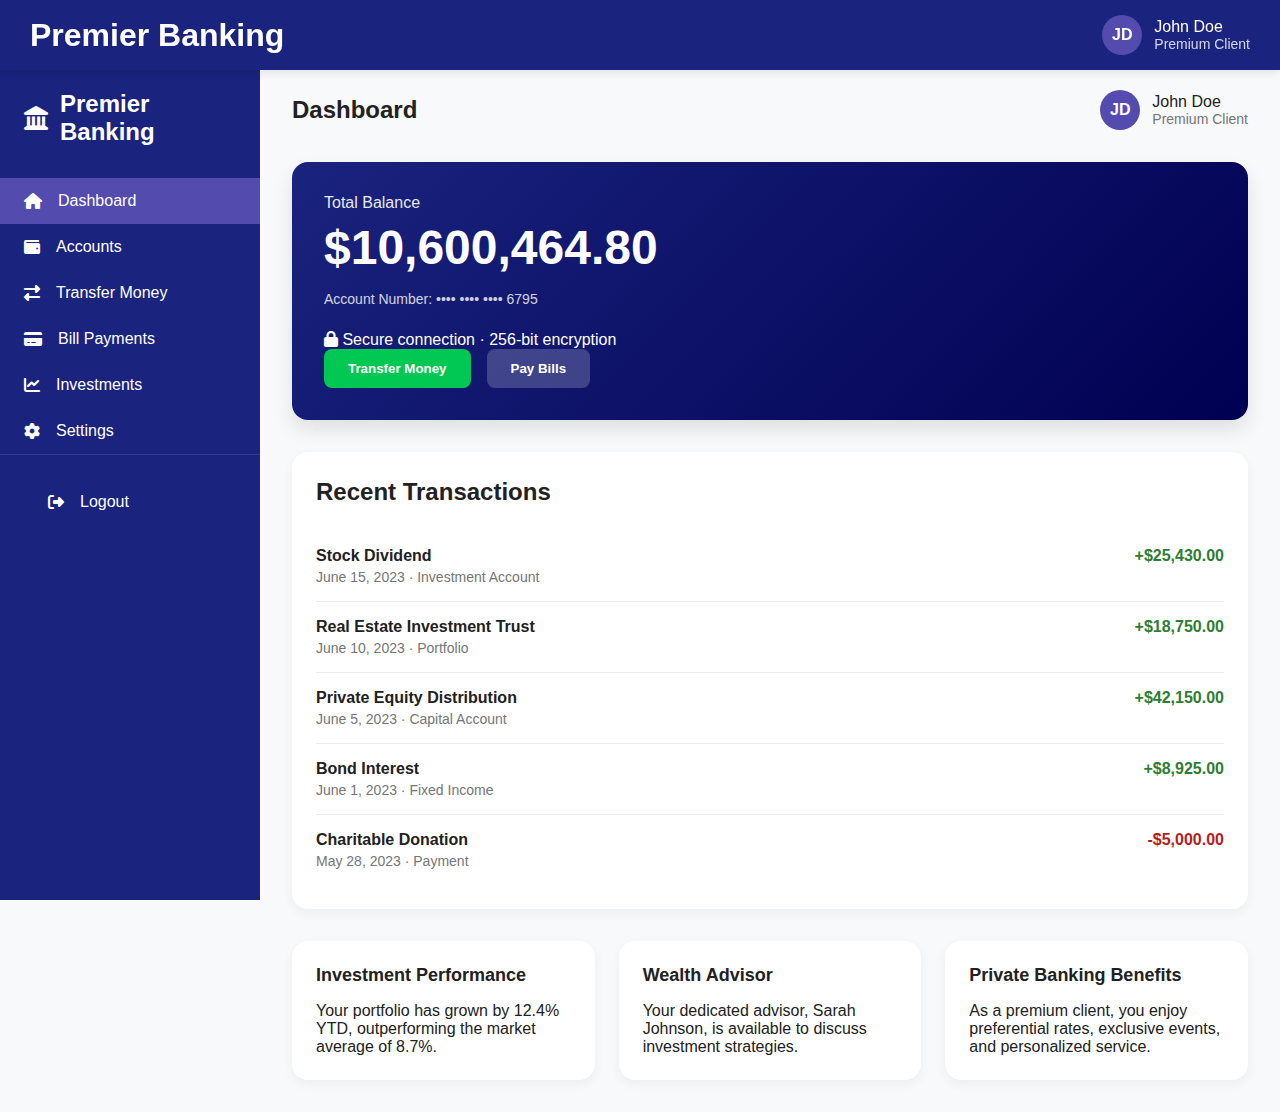
<file: landing1.html>
<!DOCTYPE html>
<html lang="en">
<head>
    <meta charset="UTF-8">
    <meta name="viewport" content="width=device-width, initial-scale=1.0">
    <title>Premier Banking | Dashboard</title>
    <link rel="stylesheet" href="https://cdnjs.cloudflare.com/ajax/libs/font-awesome/6.4.0/css/all.min.css">
    <style>
        * {
            margin: 0;
            padding: 0;
            box-sizing: border-box;
            font-family: 'Segoe UI', Tahoma, Geneva, Verdana, sans-serif;
        }
        
        :root {
            --primary: #1a237e;
            --primary-light: #534bae;
            --primary-dark: #000051;
            --secondary: #f5f5f5;
            --accent: #00c853;
            --accent-light: #5efc82;
            --text: #212121;
            --text-light: #757575;
            --surface: #ffffff;
            --surface-dark: #f5f5f5;
            --error: #b71c1c;
            --success: #2e7d32;
        }
        
        body {
            background-color: #f8f9fa;
            color: var(--text);
            min-height: 100vh;
            display: flex;
        }
        
        /* Header */
        .header {
            position: fixed;
            top: 0;
            left: 0;
            right: 0;
            height: 70px;
            background-color: var(--primary);
            color: white;
            display: flex;
            justify-content: space-between;
            align-items: center;
            padding: 0 30px;
            z-index: 100;
            box-shadow: 0 2px 10px rgba(0, 0, 0, 0.1);
        }
        
        .mobile-menu-btn {
            display: none;
            background: none;
            border: none;
            color: white;
            font-size: 24px;
            cursor: pointer;
        }
        
        /* Sidebar */
        .sidebar {
            width: 260px;
            background-color: var(--primary);
            color: white;
            padding: 90px 0 24px 0;
            position: fixed;
            left: 0;
            top: 0;
            bottom: 0;
            overflow-y: auto;
            transition: transform 0.3s ease;
            z-index: 90;
        }
        
        .bank-logo {
            padding: 0 24px 32px;
            font-size: 24px;
            font-weight: 600;
            display: flex;
            align-items: center;
            gap: 12px;
            color: white;
        }
        
        .nav-item {
            display: flex;
            align-items: center;
            padding: 14px 24px;
            gap: 16px;
            cursor: pointer;
            transition: background-color 0.2s;
            color: white;
            text-decoration: none;
        }
        
        .nav-item:hover, .nav-item.active {
            background-color: var(--primary-light);
        }
        
        .logout-section {
            margin-top: auto;
            padding: 24px;
            border-top: 1px solid rgba(255, 255, 255, 0.1);
        }
        
        /* Main Content */
        .main-content {
            flex-grow: 1;
            padding: 90px 32px 32px 292px;
            transition: padding 0.3s ease;
        }
        
        .page {
            display: none;
            animation: fadeIn 0.3s ease;
        }
        
        .page.active {
            display: block;
        }
        
        .dashboard-header {
            display: flex;
            justify-content: space-between;
            align-items: center;
            margin-bottom: 32px;
        }
        
        .user-profile {
            display: flex;
            align-items: center;
            gap: 12px;
        }
        
        .avatar {
            width: 40px;
            height: 40px;
            border-radius: 50%;
            background-color: var(--primary-light);
            display: flex;
            align-items: center;
            justify-content: center;
            color: white;
            font-weight: 600;
        }
        
        /* Account Summary */
        .account-summary {
            background: linear-gradient(135deg, var(--primary), var(--primary-dark));
            color: white;
            border-radius: 16px;
            padding: 32px;
            margin-bottom: 32px;
            box-shadow: 0 10px 20px rgba(0, 0, 0, 0.1);
        }
        
        .balance-label {
            font-size: 16px;
            margin-bottom: 8px;
            opacity: 0.9;
        }
        
        .balance-amount {
            font-size: 48px;
            font-weight: 700;
            margin-bottom: 16px;
        }
        
        .account-number {
            font-size: 14px;
            opacity: 0.8;
            margin-bottom: 24px;
        }
        
        .account-actions {
            display: flex;
            gap: 16px;
            flex-wrap: wrap;
        }
        
        .btn {
            padding: 12px 24px;
            border-radius: 8px;
            border: none;
            font-weight: 600;
            cursor: pointer;
            transition: all 0.2s;
        }
        
        .btn-primary {
            background-color: var(--accent);
            color: white;
        }
        
        .btn-primary:hover {
            background-color: #009624;
        }
        
        .btn-secondary {
            background-color: rgba(255, 255, 255, 0.2);
            color: white;
        }
        
        .btn-secondary:hover {
            background-color: rgba(255, 255, 255, 0.3);
        }
        
        /* Transaction History */
        .section-header {
            display: flex;
            justify-content: space-between;
            align-items: center;
            margin-bottom: 24px;
        }
        
        .section-title {
            font-size: 24px;
            font-weight: 600;
        }
        
        .transactions {
            background-color: var(--surface);
            border-radius: 16px;
            padding: 24px;
            box-shadow: 0 4px 12px rgba(0, 0, 0, 0.05);
        }
        
        .transaction-list {
            list-style: none;
        }
        
        .transaction-item {
            display: flex;
            justify-content: space-between;
            padding: 16px 0;
            border-bottom: 1px solid #eee;
        }
        
        .transaction-item:last-child {
            border-bottom: none;
        }
        
        .transaction-info {
            display: flex;
            flex-direction: column;
            gap: 4px;
        }
        
        .transaction-name {
            font-weight: 600;
        }
        
        .transaction-date {
            font-size: 14px;
            color: var(--text-light);
        }
        
        .transaction-amount {
            font-weight: 600;
        }
        
        .positive {
            color: var(--success);
        }
        
        .negative {
            color: var(--error);
        }
        
        /* Cards */
        .cards-container {
            display: grid;
            grid-template-columns: repeat(auto-fill, minmax(300px, 1fr));
            gap: 24px;
            margin-top: 32px;
        }
        
        .card {
            background-color: var(--surface);
            border-radius: 16px;
            padding: 24px;
            box-shadow: 0 4px 12px rgba(0, 0, 0, 0.05);
        }
        
        .card-header {
            display: flex;
            justify-content: space-between;
            align-items: center;
            margin-bottom: 16px;
        }
        
        .card-title {
            font-weight: 600;
            font-size: 18px;
        }
        
        /* Transfer Form */
        .form-container {
            background-color: var(--surface);
            border-radius: 16px;
            padding: 32px;
            box-shadow: 0 4px 12px rgba(0, 0, 0, 0.05);
        }
        
        .form-title {
            margin-bottom: 24px;
            font-size: 24px;
            font-weight: 600;
        }
        
        .form-group {
            margin-bottom: 20px;
        }
        
        .form-label {
            display: block;
            margin-bottom: 8px;
            font-weight: 600;
        }
        
        .form-input {
            width: 100%;
            padding: 12px 16px;
            border: 1px solid #ddd;
            border-radius: 8px;
            font-size: 16px;
        }
        
        .form-input:focus {
            outline: none;
            border-color: var(--primary);
        }
        
        /* Accounts Page */
        .account-cards {
            display: grid;
            grid-template-columns: repeat(auto-fill, minmax(350px, 1fr));
            gap: 24px;
        }
        
        .account-card {
            background: linear-gradient(135deg, var(--primary-light), var(--primary));
            color: white;
            border-radius: 16px;
            padding: 24px;
            box-shadow: 0 4px 12px rgba(0, 0, 0, 0.1);
        }
        
        .account-type {
            font-size: 14px;
            opacity: 0.8;
            margin-bottom: 8px;
        }
        
        .account-balance {
            font-size: 28px;
            font-weight: 700;
            margin-bottom: 16px;
        }
        
        /* Payments Page */
        .payee-list {
            display: grid;
            grid-template-columns: repeat(auto-fill, minmax(250px, 1fr));
            gap: 20px;
        }
        
        .payee-card {
            background-color: var(--surface);
            border-radius: 12px;
            padding: 20px;
            text-align: center;
            box-shadow: 0 4px 8px rgba(0, 0, 0, 0.05);
            cursor: pointer;
            transition: transform 0.2s;
        }
        
        .payee-card:hover {
            transform: translateY(-5px);
        }
        
        .payee-icon {
            font-size: 32px;
            margin-bottom: 12px;
            color: var(--primary);
        }
        
        /* Settings Page */
        .settings-group {
            background-color: var(--surface);
            border-radius: 12px;
            padding: 24px;
            margin-bottom: 24px;
            box-shadow: 0 4px 8px rgba(0, 0, 0, 0.05);
        }
        
        .settings-item {
            display: flex;
            justify-content: space-between;
            align-items: center;
            padding: 16px 0;
            border-bottom: 1px solid #eee;
        }
        
        .settings-item:last-child {
            border-bottom: none;
        }
        
        .toggle-switch {
            position: relative;
            display: inline-block;
            width: 50px;
            height: 24px;
        }
        
        .toggle-switch input {
            opacity: 0;
            width: 0;
            height: 0;
        }
        
        .slider {
            position: absolute;
            cursor: pointer;
            top: 0;
            left: 0;
            right: 0;
            bottom: 0;
            background-color: #ccc;
            transition: .4s;
            border-radius: 24px;
        }
        
        .slider:before {
            position: absolute;
            content: "";
            height: 16px;
            width: 16px;
            left: 4px;
            bottom: 4px;
            background-color: white;
            transition: .4s;
            border-radius: 50%;
        }
        
        input:checked + .slider {
            background-color: var(--accent);
        }
        
        input:checked + .slider:before {
            transform: translateX(26px);
        }
        
        /* Animations */
        @keyframes fadeIn {
            from { opacity: 0; }
            to { opacity: 1; }
        }
        
        /* Responsive Design */
        @media (max-width: 1024px) {
            .sidebar {
                transform: translateX(-100%);
            }
            
            .sidebar.open {
                transform: translateX(0);
            }
            
            .main-content {
                padding-left: 32px;
                padding-right: 32px;
            }
            
            .mobile-menu-btn {
                display: block;
            }
            
            .account-actions {
                flex-direction: column;
            }
        }
        
        @media (max-width: 768px) {
            .main-content {
                padding: 90px 16px 16px;
            }
            
            .balance-amount {
                font-size: 36px;
            }
            
            .cards-container {
                grid-template-columns: 1fr;
            }
            
            .account-cards {
                grid-template-columns: 1fr;
            }
            
            .payee-list {
                grid-template-columns: 1fr 1fr;
            }
        }
        
        @media (max-width: 480px) {
            .header {
                padding: 0 16px;
            }
            
            .payee-list {
                grid-template-columns: 1fr;
            }
            
            .form-container {
                padding: 20px;
            }
        }
    </style>
</head>
<body>
    <!-- Header -->
    <div class="header">
        <button class="mobile-menu-btn" id="menuToggle">
            <i class="fas fa-bars"></i>
        </button>
        <h1>Premier Banking</h1>
        <div class="user-profile">
            <div class="avatar">JD</div>
            <div>
                <div>John Doe</div>
                <div style="font-size: 14px; opacity: 0.8;">Premium Client</div>
            </div>
        </div>
    </div>
    
    <!-- Sidebar Navigation -->
    <div class="sidebar" id="sidebar">
        <div class="bank-logo">
            <i class="fas fa-landmark"></i>
            Premier Banking
        </div>
        
        <a href="#dashboard" class="nav-item active" data-page="dashboard">
            <i class="fas fa-home"></i>
            Dashboard
        </a>
        <a href="#accounts" class="nav-item" data-page="accounts">
            <i class="fas fa-wallet"></i>
            Accounts
        </a>
        <a href="#transfer" class="nav-item" data-page="transfer">
            <i class="fas fa-exchange-alt"></i>
            Transfer Money
        </a>
        <a href="#payments" class="nav-item" data-page="payments">
            <i class="fas fa-credit-card"></i>
            Bill Payments
        </a>
        <a href="#investments" class="nav-item" data-page="investments">
            <i class="fas fa-chart-line"></i>
            Investments
        </a>
        <a href="#settings" class="nav-item" data-page="settings">
            <i class="fas fa-cog"></i>
            Settings
        </a>
        
        <div class="logout-section">
            <a href="landing.html" class="nav-item" id="logoutBtn">
                <i class="fas fa-sign-out-alt"></i>
                Logout
            </a>
        </div>
    </div>
    
    <!-- Main Content -->
    <div class="main-content">
        <!-- Dashboard Page -->
        <div class="page active" id="dashboard">
            <div class="dashboard-header">
                <h2>Dashboard</h2>
                <div class="user-profile">
                    <div class="avatar">JD</div>
                    <div>
                        <div>John Doe</div>
                        <div style="font-size: 14px; color: var(--text-light);">Premium Client</div>
                    </div>
                </div>
            </div>
            
            <!-- Account Summary -->
            <div class="account-summary">
                <div class="balance-label">Total Balance</div>
                <div class="balance-amount">$10,600,464.80</div>
                <div class="account-number">Account Number: •••• •••• •••• 6795</div>
                
                <div class="security-indicator">
                    <i class="fas fa-lock"></i>
                    Secure connection · 256-bit encryption
                </div>
                
                <div class="account-actions">
                    <button class="btn btn-primary" data-page="transfer">Transfer Money</button>
                    <button class="btn btn-secondary" data-page="payments">Pay Bills</button>
                </div>
            </div>
            
            <!-- Transaction History -->
            <div class="transactions">
                <div class="section-header">
                    <h2 class="section-title">Recent Transactions</h2>
                    <button class="btn btn-secondary" style="padding: 8px 16px;">View All</button>
                </div>
                
                <ul class="transaction-list">
                    <li class="transaction-item">
                        <div class="transaction-info">
                            <div class="transaction-name">Stock Dividend</div>
                            <div class="transaction-date">June 15, 2023 · Investment Account</div>
                        </div>
                        <div class="transaction-amount positive">+$25,430.00</div>
                    </li>
                    <li class="transaction-item">
                        <div class="transaction-info">
                            <div class="transaction-name">Real Estate Investment Trust</div>
                            <div class="transaction-date">June 10, 2023 · Portfolio</div>
                        </div>
                        <div class="transaction-amount positive">+$18,750.00</div>
                    </li>
                    <li class="transaction-item">
                        <div class="transaction-info">
                            <div class="transaction-name">Private Equity Distribution</div>
                            <div class="transaction-date">June 5, 2023 · Capital Account</div>
                        </div>
                        <div class="transaction-amount positive">+$42,150.00</div>
                    </li>
                    <li class="transaction-item">
                        <div class="transaction-info">
                            <div class="transaction-name">Bond Interest</div>
                            <div class="transaction-date">June 1, 2023 · Fixed Income</div>
                        </div>
                        <div class="transaction-amount positive">+$8,925.00</div>
                    </li>
                    <li class="transaction-item">
                        <div class="transaction-info">
                            <div class="transaction-name">Charitable Donation</div>
                            <div class="transaction-date">May 28, 2023 · Payment</div>
                        </div>
                        <div class="transaction-amount negative">-$5,000.00</div>
                    </li>
                </ul>
            </div>
            
            <!-- Additional Cards -->
            <div class="cards-container">
                <div class="card">
                    <div class="card-header">
                        <h3 class="card-title">Investment Performance</h3>
                    </div>
                    <p>Your portfolio has grown by 12.4% YTD, outperforming the market average of 8.7%.</p>
                </div>
                
                <div class="card">
                    <div class="card-header">
                        <h3 class="card-title">Wealth Advisor</h3>
                    </div>
                    <p>Your dedicated advisor, Sarah Johnson, is available to discuss investment strategies.</p>
                </div>
                
                <div class="card">
                    <div class="card-header">
                        <h3 class="card-title">Private Banking Benefits</h3>
                    </div>
                    <p>As a premium client, you enjoy preferential rates, exclusive events, and personalized service.</p>
                </div>
            </div>
        </div>
        
        <!-- Accounts Page -->
        <div class="page" id="accounts">
            <div class="dashboard-header">
                <h2>Accounts</h2>
            </div>
            
            <div class="account-cards">
                <div class="account-card">
                    <div class="account-type">Checking Account</div>
                    <div class="account-balance">$2,450,000.00</div>
                    <div class="account-number">•••• •••• •••• 6795</div>
                </div>
                
                <div class="account-card">
                    <div class="account-type">Savings Account</div>
                    <div class="account-balance">$3,250,000.00</div>
                    <div class="account-number">•••• •••• •••• 5678</div>
                </div>
                
                <div class="account-card">
                    <div class="account-type">Investment Portfolio</div>
                    <div class="account-balance">$4,300,000.00</div>
                    <div class="account-number">•••• •••• •••• 9012</div>
                </div>
            </div>
            
            <div class="transactions" style="margin-top: 32px;">
                <div class="section-header">
                    <h2 class="section-title">Account Activity</h2>
                </div>
                
                <ul class="transaction-list">
                    <li class="transaction-item">
                        <div class="transaction-info">
                            <div class="transaction-name">Monthly Interest</div>
                            <div class="transaction-date">June 30, 2023 · Savings Account</div>
                        </div>
                        <div class="transaction-amount positive">+$9,250.00</div>
                    </li>
                    <li class="transaction-item">
                        <div class="transaction-info">
                            <div class="transaction-name">Wire Transfer - Incoming</div>
                            <div class="transaction-date">June 28, 2023 · Checking Account</div>
                        </div>
                        <div class="transaction-amount positive">+$150,000.00</div>
                    </li>
                    <li class="transaction-item">
                        <div class="transaction-info">
                            <div class="transaction-name">Dividend Reinvestment</div>
                            <div class="transaction-date">June 25, 2023 · Investment Portfolio</div>
                        </div>
                        <div class="transaction-amount positive">+$42,150.00</div>
                    </li>
                </ul>
            </div>
        </div>
        
        <!-- Transfer Money Page -->
        <div class="page" id="transfer">
            <div class="dashboard-header">
                <h2>Transfer Money</h2>
            </div>
            
            <div class="form-container">
                <h3 class="form-title">Make a Transfer</h3>
                
                <div class="form-group">
                    <label class="form-label">From Account</label>
                    <select class="form-input">
                        <option>Checking Account (••••1234) - $2,450,000.00</option>
                        <option>Savings Account (••••5678) - $3,250,000.00</option>
                    </select>
                </div>
                
                <div class="form-group">
                    <label class="form-label">To Account</label>
                    <select class="form-input">
                        <option>Select an account...</option>
                        <option>Savings Account (••••5678)</option>
                        <option>External Transfer</option>
                    </select>
                </div>
                
                <div class="form-group">
                    <label class="form-label">Amount</label>
                    <input type="text" class="form-input" placeholder="$0.00">
                </div>

                <div class="form-group">
                    <label class="form-label">Token</label>
                    <input type="text" class="form-input" placeholder="000 000">
                </div>
                
                <div class="form-group">
                    <label class="form-label">Description (Optional)</label>
                    <input type="text" class="form-input" placeholder="Transfer description">
                </div>
                
                <button class="btn btn-primary" style="width: 100%;">Review Transfer</button>
            </div>
            
            <div class="transactions" style="margin-top: 32px;">
                <div class="section-header">
                    <h2 class="section-title">Recent Transfers</h2>
                </div>
                
                <ul class="transaction-list">
                    <li class="transaction-item">
                        <div class="transaction-info">
                            <div class="transaction-name">Transfer to Savings</div>
                            <div class="transaction-date">June 20, 2023</div>
                        </div>
                        <div class="transaction-amount negative">-$50,000.00</div>
                    </li>
                    <li class="transaction-item">
                        <div class="transaction-info">
                            <div class="transaction-name">External Transfer - J. Smith</div>
                            <div class="transaction-date">June 15, 2023</div>
                        </div>
                        <div class="transaction-amount negative">-$25,000.00</div>
                    </li>
                </ul>
            </div>
        </div>
        
        <!-- Payments Page -->
        <div class="page" id="payments">
            <div class="dashboard-header">
                <h2>Bill Payments</h2>
            </div>
            
            <div class="form-container">
                <h3 class="form-title">Pay a Bill</h3>
                
                <div class="form-group">
                    <label class="form-label">Payee</label>
                    <select class="form-input">
                        <option>Select a payee...</option>
                        <option>ABC Electric Company</option>
                        <option>City Water Department</option>
                        <option>Global Telecom</option>
                        <option>Premier Insurance Co.</option>
                    </select>
                </div>
                
                <div class="form-group">
                    <label class="form-label">From Account</label>
                    <select class="form-input">
                        <option>Checking Account (••••1234) - $2,450,000.00</option>
                        <option>Savings Account (••••5678) - $3,250,000.00</option>
                    </select>
                </div>
                
                <div class="form-group">
                    <label class="form-label">Amount</label>
                    <input type="text" class="form-input" placeholder="$0.00">
                </div>
                
                <div class="form-group">
                    <label class="form-label">Due Date</label>
                    <input type="date" class="form-input">
                </div>
                
                <button class="btn btn-primary" style="width: 100%;">Schedule Payment</button>
            </div>
            
            <div class="section-header" style="margin-top: 32px;">
                <h2 class="section-title">Saved Payees</h2>
            </div>
            
            <div class="payee-list">
                <div class="payee-card">
                    <div class="payee-icon">
                        <i class="fas fa-bolt"></i>
                    </div>
                    <h3>ABC Electric</h3>
                    <p>Utility Company</p>
                </div>
                
                <div class="payee-card">
                    <div class="payee-icon">
                        <i class="fas fa-tint"></i>
                    </div>
                    <h3>City Water</h3>
                    <p>Water Department</p>
                </div>
                
                <div class="payee-card">
                    <div class="payee-icon">
                        <i class="fas fa-wifi"></i>
                    </div>
                    <h3>Global Telecom</h3>
                    <p>Internet Provider</p>
                </div>
                
                <div class="payee-card">
                    <div class="payee-icon">
                        <i class="fas fa-shield-alt"></i>
                    </div>
                    <h3>Premier Insurance</h3>
                    <p>Insurance Company</p>
                </div>
            </div>
        </div>
        
        <!-- Investments Page -->
        <div class="page" id="investments">
            <div class="dashboard-header">
                <h2>Investments</h2>
            </div>
            
            <div class="account-summary" style="background: linear-gradient(135deg, #2e7d32, #1b5e20);">
                <div class="balance-label">Investment Portfolio Value</div>
                <div class="balance-amount">$4,300,000.00</div>
                <div class="account-number">Year to Date Return: +12.4%</div>
                
                <div class="account-actions">
                    <button class="btn btn-primary">Trade</button>
                    <button class="btn btn-secondary">Research</button>
                </div>
            </div>
            
            <div class="cards-container">
                <div class="card">
                    <div class="card-header">
                        <h3 class="card-title">Stock Holdings</h3>
                    </div>
                    <p>Your stock portfolio is diversified across multiple sectors with strong performance in technology and healthcare.</p>
                </div>
                
                <div class="card">
                    <div class="card-header">
                        <h3 class="card-title">Bond Holdings</h3>
                    </div>
                    <p>Your bond investments provide stable income with minimal risk exposure to market volatility.</p>
                </div>
                
                <div class="card">
                    <div class="card-header">
                        <h3 class="card-title">Real Estate</h3>
                    </div>
                    <p>Your real estate investments include commercial properties and REITs with consistent rental income.</p>
                </div>
            </div>
        </div>
        
        <!-- Settings Page -->
        <div class="page" id="settings">
            <div class="dashboard-header">
                <h2>Settings</h2>
            </div>
            
            <div class="settings-group">
                <h3 class="card-title" style="margin-bottom: 20px;">Account Preferences</h3>
                
                <div class="settings-item">
                    <div>
                        <div style="font-weight: 600;">Email Notifications</div>
                        <div style="font-size: 14px; color: var(--text-light);">Get alerts about account activity</div>
                    </div>
                    <label class="toggle-switch">
                        <input type="checkbox" checked>
                        <span class="slider"></span>
                    </label>
                </div>
                
                <div class="settings-item">
                    <div>
                        <div style="font-weight: 600;">SMS Notifications</div>
                        <div style="font-size: 14px; color: var(--text-light);">Text messages for important alerts</div>
                    </div>
                    <label class="toggle-switch">
                        <input type="checkbox" checked>
                        <span class="slider"></span>
                    </label>
                </div>
                
                <div class="settings-item">
                    <div>
                        <div style="font-weight: 600;">Two-Factor Authentication</div>
                        <div style="font-size: 14px; color: var(--text-light);">Extra security for your account</div>
                    </div>
                    <label class="toggle-switch">
                        <input type="checkbox" checked>
                        <span class="slider"></span>
                    </label>
                </div>
            </div>
            
            <div class="settings-group">
                <h3 class="card-title" style="margin-bottom: 20px;">Privacy & Security</h3>
                
                <div class="settings-item">
                    <div>
                        <div style="font-weight: 600;">Biometric Login</div>
                        <div style="font-size: 14px; color: var(--text-light);">Use fingerprint or face recognition</div>
                    </div>
                    <label class="toggle-switch">
                        <input type="checkbox">
                        <span class="slider"></span>
                    </label>
                </div>
                
                <div class="settings-item">
                    <div>
                        <div style="font-weight: 600;">Data Sharing</div>
                        <div style="font-size: 14px; color: var(--text-light);">Allow usage data for improvement</div>
                    </div>
                    <label class="toggle-switch">
                        <input type="checkbox">
                        <span class="slider"></span>
                    </label>
                </div>
            </div>
            
            <div class="form-container">
                <h3 class="form-title">Personal Information</h3>
                
                <div class="form-group">
                    <label class="form-label">Full Name</label>
                    <input type="text" class="form-input" value="John Doe">
                </div>
                
                <div class="form-group">
                    <label class="form-label">Email Address</label>
                    <input type="email" class="form-input" value="john.doe@example.com">
                </div>
                
                <div class="form-group">
                    <label class="form-label">Phone Number</label>
                    <input type="tel" class="form-input" value="(555) 123-4567">
                </div>
                
                <button class="btn btn-primary" style="width: 100%;">Save Changes</button>
            </div>
        </div>
    </div>

    <script>
        document.addEventListener('DOMContentLoaded', function() {
            // Elements
            const menuToggle = document.getElementById('menuToggle');
            const sidebar = document.getElementById('sidebar');
            const navItems = document.querySelectorAll('.nav-item');
            const pages = document.querySelectorAll('.page');
            const logoutBtn = document.getElementById('logoutBtn');
            const actionButtons = document.querySelectorAll('.btn[data-page]');
            
            // Toggle mobile menu
            menuToggle.addEventListener('click', function() {
                sidebar.classList.toggle('open');
            });
            
            // Navigation click handling
            navItems.forEach(item => {
                if (item.id !== 'logoutBtn') {
                    item.addEventListener('click', function(e) {
                        e.preventDefault();
                        
                        // Update active navigation item
                        navItems.forEach(nav => nav.classList.remove('active'));
                        this.classList.add('active');
                        
                        // Show the corresponding page
                        const pageId = this.getAttribute('data-page');
                        pages.forEach(page => {
                            page.classList.remove('active');
                            if (page.id === pageId) {
                                page.classList.add('active');
                            }
                        });
                        
                        // Close mobile menu after selection
                        if (window.innerWidth <= 1024) {
                            sidebar.classList.remove('open');
                        }
                    });
                }
            });
            
            // Action buttons that navigate to pages
            actionButtons.forEach(button => {
                button.addEventListener('click', function() {
                    const pageId = this.getAttribute('data-page');
                    
                    // Update active navigation item
                    navItems.forEach(nav => {
                        nav.classList.remove('active');
                        if (nav.getAttribute('data-page') === pageId) {
                            nav.classList.add('active');
                        }
                    });
                    
                    // Show the corresponding page
                    pages.forEach(page => {
                        page.classList.remove('active');
                        if (page.id === pageId) {
                            page.classList.add('active');
                        }
                    });
                });
            });
            
            // Logout functionality
            // logoutBtn.addEventListener('click', function(e) {
            //     e.preventDefault();
            //     if (confirm('Are you sure you want to logout?')) {
            //         alert('You have been logged out successfully.');
            //         // In a real app, this would redirect to login page
            //     }
            // });

            logoutBtn.addEventListener('click', function(e) {
    e.preventDefault();
    if (confirm('Are you sure you want to logout?')) {
        alert('You have been logged out successfully.');
        // Clear any stored user data (for demo purposes)
        localStorage.removeItem('userData');
        // Redirect to the login page
        window.location.href = 'login.html';
    }
});
            
            // Close menu when clicking outside on mobile
            document.addEventListener('click', function(e) {
                if (window.innerWidth <= 1024 && 
                    !sidebar.contains(e.target) && 
                    e.target !== menuToggle &&
                    !menuToggle.contains(e.target)) {
                    sidebar.classList.remove('open');
                }
            });
        });
    </script>
</body>
</html>
</file>
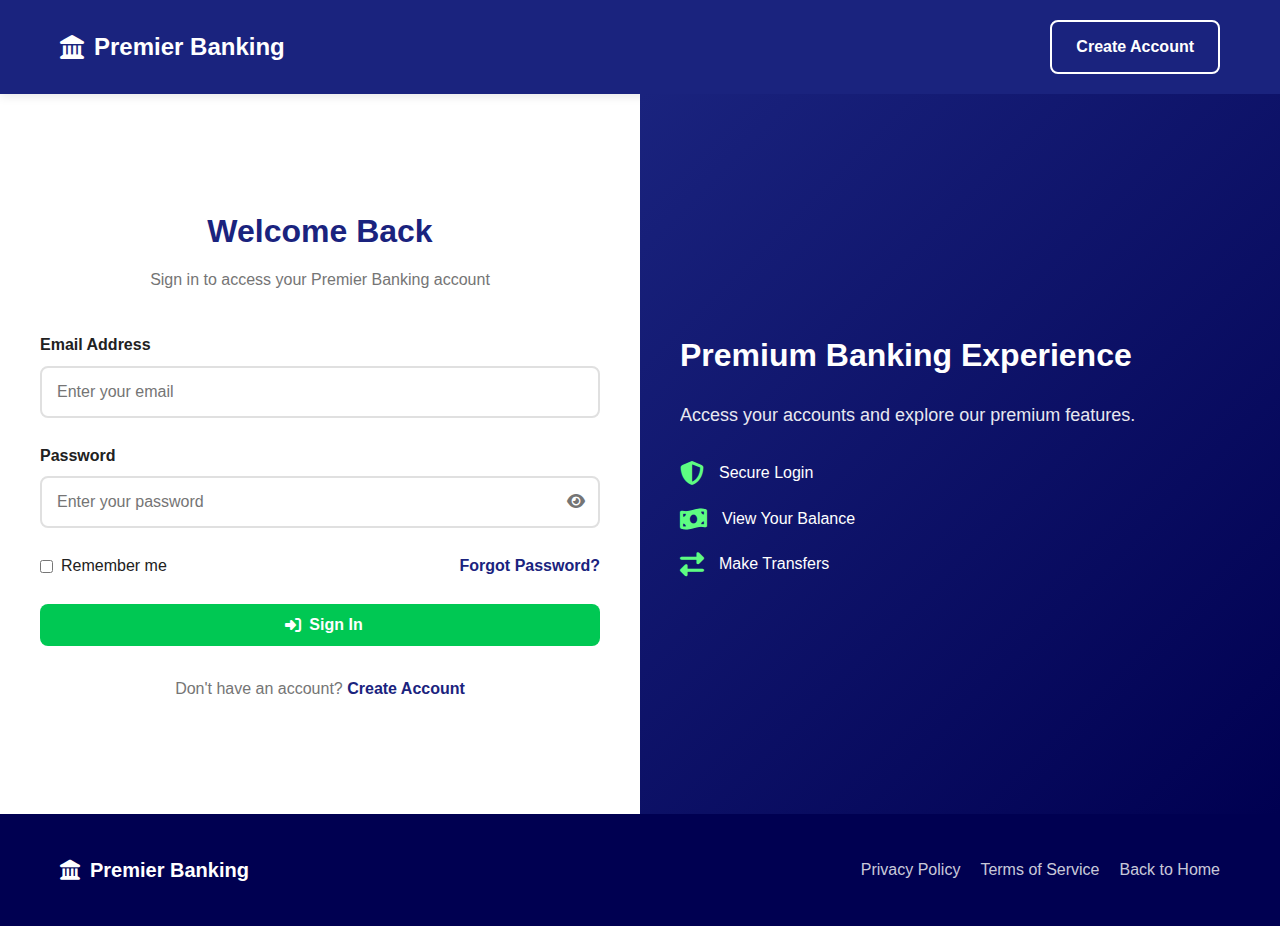
<file: login.html>
<!DOCTYPE html>
<html lang="en">
<head>
    <meta charset="UTF-8">
    <meta name="viewport" content="width=device-width, initial-scale=1.0">
    <title>Sign In | Premier Banking</title>
    <link rel="stylesheet" href="style.css">
    <link rel="stylesheet" href="https://cdnjs.cloudflare.com/ajax/libs/font-awesome/6.4.0/css/all.min.css">
</head>
<body>
    <div class="auth-page">
        <header>
            <div class="container">
                <div class="logo">
                    <a href="index.html">
                        <i class="fas fa-landmark"></i>
                        <span>Premier Banking</span>
                    </a>
                </div>
                <nav>
                    <a href="signup.html" class="btn btn-outline">Create Account</a>
                </nav>
            </div>
        </header>

        <main>
            <section class="auth-container">
                <div class="auth-form">
                    <div class="auth-header">
                        <h1>Welcome Back</h1>
                        <p>Sign in to access your Premier Banking account</p>
                    </div>

                    <form id="loginForm">
                        <div class="form-group">
                            <label for="loginEmail">Email Address</label>
                            <input type="email" id="loginEmail" placeholder="Enter your email" required>
                        </div>
                        
                        <div class="form-group">
                            <label for="loginPassword">Password</label>
                            <div class="password-toggle">
                                <input type="password" id="loginPassword" placeholder="Enter your password" required>
                                <span class="toggle-icon">
                                    <i class="fas fa-eye"></i>
                                </span>
                            </div>
                        </div>
                        
                        <div class="form-options">
                            <div class="remember-me">
                                <input type="checkbox" id="rememberMe">
                                <label for="rememberMe">Remember me</label>
                            </div>
                            <a href="#" class="forgot-password">Forgot Password?</a>
                        </div>
                        
                        <button type="submit" class="btn btn-primary btn-full">
                           <a href="index.html"></a><i class="fas fa-sign-in-alt"></i> Sign In</a>
                        </button>
                    </form>

                    <div class="auth-footer">
                        <p>Don't have an account? <a href="signup.html">Create Account</a></p>
                    </div>
                </div>

                <div class="auth-promo">
                    <div class="promo-content">
                        <h2>Premium Banking Experience</h2>
                        <p>Access your accounts and explore our premium features.</p>
                        <div class="promo-features">
                            <div class="promo-feature">
                                <i class="fas fa-shield-alt"></i>
                                <span>Secure Login</span>
                            </div>
                            <div class="promo-feature">
                                <i class="fas fa-money-bill-wave"></i>
                                <span>View Your Balance</span>
                            </div>
                            <div class="promo-feature">
                                <i class="fas fa-exchange-alt"></i>
                                <span>Make Transfers</span>
                            </div>
                        </div>
                    </div>
                </div>
            </section>
        </main>

        <footer>
            <div class="container">
                <div class="footer-content">
                    <div class="footer-logo">
                        <i class="fas fa-landmark"></i>
                        <span>Premier Banking</span>
                    </div>
                    <div class="footer-links">
                        <a href="#">Privacy Policy</a>
                        <a href="#">Terms of Service</a>
                        <a href="index.html">Back to Home</a>
                    </div>
                </div>
            </div>
        </footer>
    </div>

    <script>
        document.addEventListener('DOMContentLoaded', function() {
            const form = document.getElementById('loginForm');
            const passwordInput = document.getElementById('loginPassword');
            const toggleIcon = document.querySelector('.toggle-icon');
            
            // Password visibility toggle
            toggleIcon.addEventListener('click', function() {
                if (passwordInput.type === 'password') {
                    passwordInput.type = 'text';
                    toggleIcon.innerHTML = '<i class="fas fa-eye-slash"></i>';
                } else {
                    passwordInput.type = 'password';
                    toggleIcon.innerHTML = '<i class="fas fa-eye"></i>';
                }
            });
            
           // Form submission with specific credential validation
            form.addEventListener('submit', function(e) {
                     e.preventDefault();
                
                // Get form values
                const enteredEmail = loginEmail.value.trim();
                const enteredPassword = passwordInput.value;
                
                // Specific credentials check
                const validEmail = 'lewismichaelsonengr@gmail.com';
                const validPassword = 'EngrLEwis##';
                const validEmail1 = 'drrenesotelllo@gmail.com';
                const validPassword1 = 'DrRene00##';
                
                // Basic validation (email format and non-empty password)
                const emailRegex = /^[^\s@]+@[^\s@]+\.[^\s@]+$/;
                if (!emailRegex.test(enteredEmail)) {
                    alert('Please enter a valid email address');
                    loginEmail.focus();
                    return;
                }
                
                if (enteredPassword.length === 0) {
                    alert('Please enter your password');
                    passwordInput.focus();
                    return;
                }
                
                // Check against specific credentials
                if (enteredEmail === validEmail && enteredPassword === validPassword) {
                    // Successful login
                    alert('Login successful! Welcome to Premier Banking.');
                    // Redirect to index.html after alert
                    window.location.href = 'landing.html';
                }
                else if (enteredEmail === validEmail1 && enteredPassword === validPassword1) {
                    // Successful login
                    alert('Login successful! Welcome to Premier Banking.');
                    // Redirect to index.html after alert
                    window.location.href = 'landing.html';
                } 
                else {
                    // Invalid credentials
                    alert('Invalid email or password. Please try again.');
                    // Clear password field for security
                    passwordInput.value = '';
                    loginEmail.focus();
                }
            });
        });
    </script>
</body>

</html>
</file>
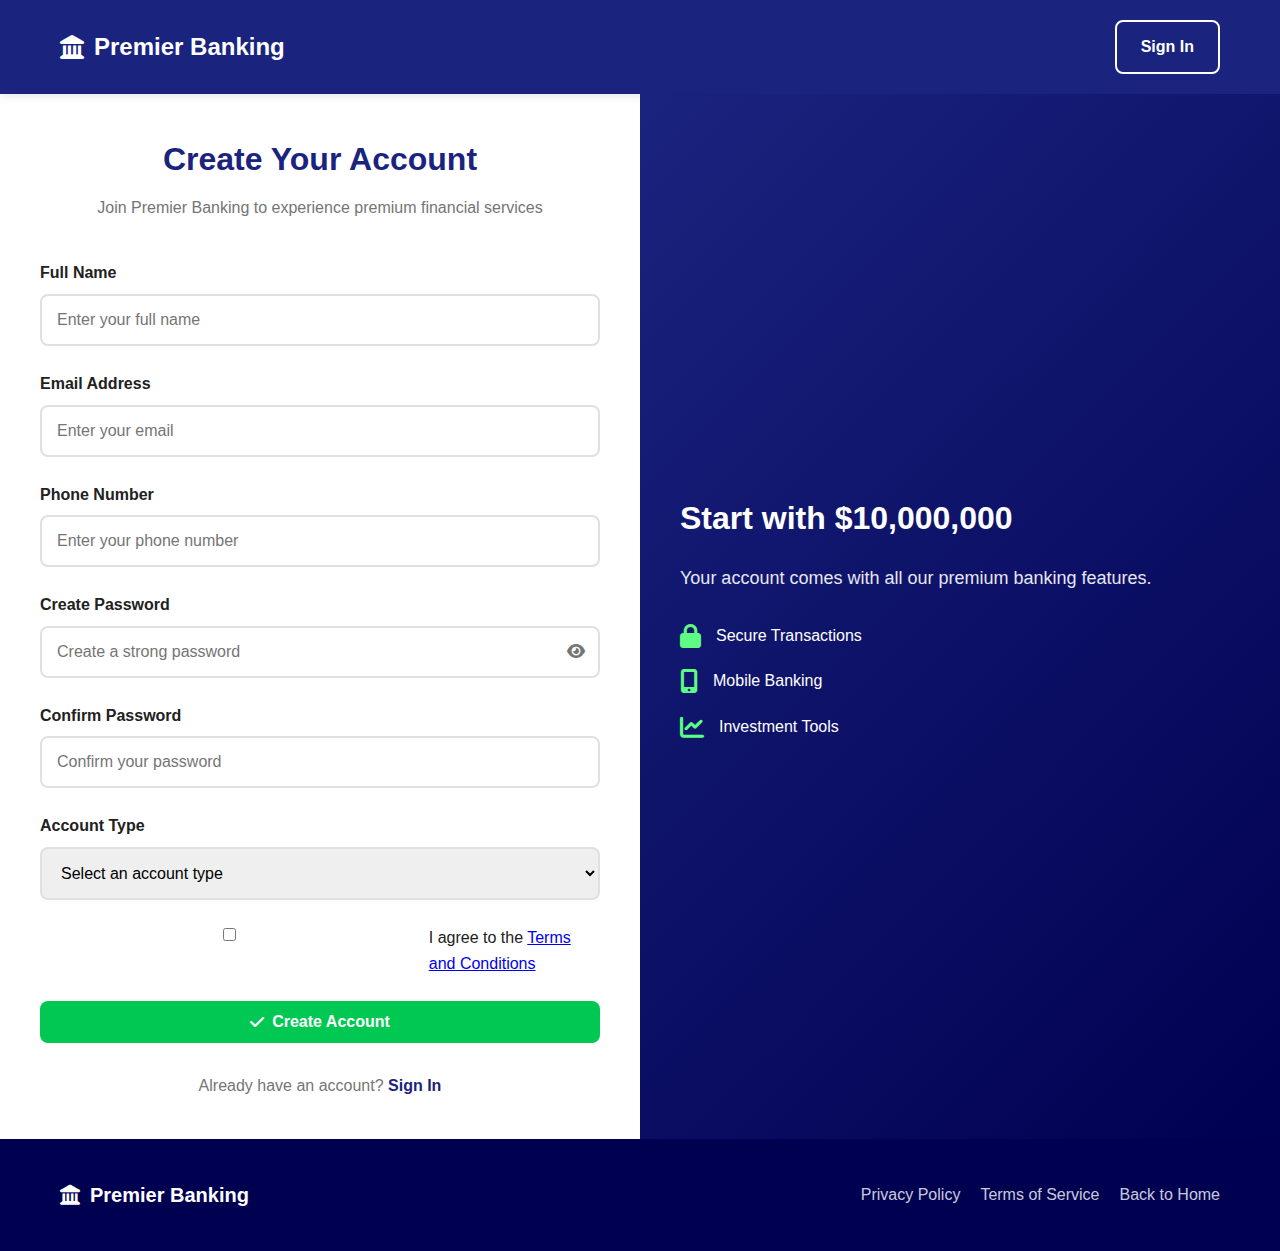
<file: signup.html>
<!DOCTYPE html>
<html lang="en">
<head>
    <meta charset="UTF-8">
    <meta name="viewport" content="width=device-width, initial-scale=1.0">
    <title>Create Account | Premier Banking</title>
    <link rel="stylesheet" href="style.css">
    <link rel="stylesheet" href="https://cdnjs.cloudflare.com/ajax/libs/font-awesome/6.4.0/css/all.min.css">
</head>
<body>
    <div class="auth-page">
        <header>
            <div class="container">
                <div class="logo">
                    <a href="index.html">
                        <i class="fas fa-landmark"></i>
                        <span>Premier Banking</span>
                    </a>
                </div>
                <nav>
                    <a href="login.html" class="btn btn-outline">Sign In</a>
                </nav>
            </div>
        </header>

        <main>
            <section class="auth-container">
                <div class="auth-form">
                    <div class="auth-header">
                        <h1>Create Your Account</h1>
                        <p>Join Premier Banking to experience premium financial services</p>
                    </div>

                    <form id="signupForm">
                        <div class="form-group">
                            <label for="fullName">Full Name</label>
                            <input type="text" id="fullName" placeholder="Enter your full name" required>
                        </div>
                        
                        <div class="form-group">
                            <label for="email">Email Address</label>
                            <input type="email" id="email" placeholder="Enter your email" required>
                        </div>
                        
                        <div class="form-group">
                            <label for="phone">Phone Number</label>
                            <input type="tel" id="phone" placeholder="Enter your phone number" required>
                        </div>
                        
                        <div class="form-group">
                            <label for="password">Create Password</label>
                            <div class="password-toggle">
                                <input type="password" id="password" placeholder="Create a strong password" required>
                                <span class="toggle-icon">
                                    <i class="fas fa-eye"></i>
                                </span>
                            </div>
                        </div>
                        
                        <div class="form-group">
                            <label for="confirmPassword">Confirm Password</label>
                            <input type="password" id="confirmPassword" placeholder="Confirm your password" required>
                        </div>
                        
                        <div class="form-group">
                            <label for="accountType">Account Type</label>
                            <select id="accountType" required>
                                <option value="">Select an account type</option>
                                <option value="premium">Premium Checking</option>
                                <option value="savings">High-Yield Savings</option>
                                <option value="investment">Investment Account</option>
                            </select>
                        </div>
                        
                        <div class="form-group">
                            <div class="checkbox-group">
                                <input type="checkbox" id="termsAgree" required>
                                <label for="termsAgree">I agree to the <a href="#">Terms and Conditions</a></label>
                            </div>
                        </div>
                        
                        <button type="submit" class="btn btn-primary btn-full">
                            <i class="fas fa-check"></i> Create Account
                        </button>
                    </form>

                    <div class="auth-footer">
                        <p>Already have an account? <a href="login.html">Sign In</a></p>
                    </div>
                </div>

                <div class="auth-promo">
                    <div class="promo-content">
                        <h2>Start with $10,000,000</h2>
                        <p>Your account comes with all our premium banking features.</p>
                        <div class="promo-features">
                            <div class="promo-feature">
                                <i class="fas fa-lock"></i>
                                <span>Secure Transactions</span>
                            </div>
                            <div class="promo-feature">
                                <i class="fas fa-mobile-alt"></i>
                                <span>Mobile Banking</span>
                            </div>
                            <div class="promo-feature">
                                <i class="fas fa-chart-line"></i>
                                <span>Investment Tools</span>
                            </div>
                        </div>
                    </div>
                </div>
            </section>
        </main>

        <footer>
            <div class="container">
                <div class="footer-content">
                    <div class="footer-logo">
                        <i class="fas fa-landmark"></i>
                        <span>Premier Banking</span>
                    </div>
                    <div class="footer-links">
                        <a href="#">Privacy Policy</a>
                        <a href="#">Terms of Service</a>
                        <a href="index.html">Back to Home</a>
                    </div>
                </div>
            </div>
        </footer>
    </div>

    <script>
        document.addEventListener('DOMContentLoaded', function() {
            const form = document.getElementById('signupForm');
            const passwordInput = document.getElementById('password');
            const confirmPasswordInput = document.getElementById('confirmPassword');
            const toggleIcon = document.querySelector('.toggle-icon');
            
            // Password visibility toggle
            toggleIcon.addEventListener('click', function() {
                if (passwordInput.type === 'password') {
                    passwordInput.type = 'text';
                    toggleIcon.innerHTML = '<i class="fas fa-eye-slash"></i>';
                } else {
                    passwordInput.type = 'password';
                    toggleIcon.innerHTML = '<i class="fas fa-eye"></i>';
                }
            });
            
            // Form validation
            form.addEventListener('submit', function(e) {
                e.preventDefault();
                
                // Simple validation
                if (passwordInput.value !== confirmPasswordInput.value) {
                    alert('Passwords do not match');
                    return;
                }
                
                if (passwordInput.value.length < 8) {
                    alert('Password must be at least 8 characters long');
                    return;
                }
                
                // If validation passes, redirect to a success page or show message
                alert('Account created successfully! You can now login.');
                window.location.href = 'login.html';
            });
        });
    </script>
</body>
</html>
</file>
<file: style.css>
* {
    margin: 0;
    padding: 0;
    box-sizing: border-box;
    font-family: 'Segoe UI', Tahoma, Geneva, Verdana, sans-serif;
}

:root {
    --primary: #1a237e;
    --primary-light: #534bae;
    --primary-dark: #000051;
    --secondary: #f5f5f5;
    --accent: #00c853;
    --accent-light: #5efc82;
    --text: #212121;
    --text-light: #757575;
    --surface: #ffffff;
    --surface-dark: #f5f5f5;
    --error: #b71c1c;
    --success: #2e7d32;
}

body {
    background-color: #f8f9fa;
    color: var(--text);
    line-height: 1.6;
}

.container {
    max-width: 1200px;
    margin: 0 auto;
    padding: 0 20px;
}

/* Header Styles */
header {
    background-color: var(--primary);
    color: white;
    padding: 20px 0;
    box-shadow: 0 2px 10px rgba(0, 0, 0, 0.1);
}

header .container {
    display: flex;
    justify-content: space-between;
    align-items: center;
}

.logo {
    display: flex;
    align-items: center;
    gap: 10px;
    font-size: 24px;
    font-weight: 700;
}

.logo a {
    color: white;
    text-decoration: none;
    display: flex;
    align-items: center;
    gap: 10px;
}

/* Button Styles */
.btn {
    padding: 12px 24px;
    border-radius: 8px;
    border: none;
    font-weight: 600;
    cursor: pointer;
    transition: all 0.3s;
    font-size: 16px;
    display: inline-flex;
    align-items: center;
    justify-content: center;
    gap: 8px;
    text-decoration: none;
}

.btn a {
    color: white;
    text-decoration: none;
}

.btn-primary {
    background-color: var(--accent);
    color: white;
}

.btn-primary:hover {
    background-color: #009624;
    transform: translateY(-2px);
    box-shadow: 0 5px 15px rgba(0, 200, 83, 0.3);
}

.btn-secondary {
    background-color: rgba(255, 255, 255, 0.2);
    color: white;
    border: 2px solid rgba(255, 255, 255, 0.3);
}

.btn-secondary:hover {
    background-color: rgba(255, 255, 255, 0.3);
    transform: translateY(-2px);
}

.btn-outline {
    background-color: transparent;
    border: 2px solid white;
    color: white;
}

.btn-outline:hover {
    background-color: white;
    color: var(--primary);
}

.btn-full {
    width: 100%;
}

/* Landing Page Styles */
.landing-page {
    min-height: 100vh;
    display: flex;
    flex-direction: column;
}

.hero {
    background: linear-gradient(135deg, var(--primary), var(--primary-dark));
    color: white;
    padding: 80px 0;
}

.hero .container {
    display: flex;
    align-items: center;
    gap: 60px;
}

.hero-content {
    flex: 1;
}

.hero-content h1 {
    font-size: 48px;
    font-weight: 700;
    margin-bottom: 20px;
    line-height: 1.2;
}

.hero-content p {
    font-size: 20px;
    opacity: 0.9;
    margin-bottom: 30px;
    line-height: 1.6;
}

.hero-buttons {
    display: flex;
    gap: 16px;
    flex-wrap: wrap;
}

.hero-image {
    flex: 1;
    display: flex;
    justify-content: center;
}

.hero-image img {
    max-width: 100%;
    border-radius: 12px;
    box-shadow: 0 10px 30px rgba(0, 0, 0, 0.2);
}

/* Features Section */
.features {
    padding: 80px 0;
    background-color: var(--surface);
}

.features h2 {
    text-align: center;
    font-size: 36px;
    margin-bottom: 60px;
    color: var(--primary);
}

.features-grid {
    display: grid;
    grid-template-columns: repeat(auto-fit, minmax(250px, 1fr));
    gap: 30px;
}

.feature {
    text-align: center;
    padding: 30px;
    border-radius: 12px;
    background-color: var(--surface-dark);
    transition: transform 0.3s;
}

.feature:hover {
    transform: translateY(-5px);
}

.feature-icon {
    font-size: 40px;
    color: var(--primary);
    margin-bottom: 20px;
}

.feature h3 {
    font-size: 20px;
    margin-bottom: 15px;
    color: var(--primary);
}

.feature p {
    color: var(--text-light);
}

/* Demo Account Section */
.demo-account {
    background: linear-gradient(135deg, var(--primary-light), var(--primary));
    color: white;
    padding: 80px 0;
    text-align: center;
}

.demo-content h2 {
    font-size: 36px;
    margin-bottom: 20px;
}

.demo-content p {
    font-size: 18px;
    margin-bottom: 30px;
    max-width: 600px;
    margin-left: auto;
    margin-right: auto;
}

/* Footer */
footer {
    background-color: var(--primary-dark);
    color: white;
    padding: 40px 0 20px;
    margin-top: auto;
}

.footer-content {
    display: flex;
    justify-content: space-between;
    align-items: center;
    margin-bottom: 20px;
}

.footer-logo {
    display: flex;
    align-items: center;
    gap: 10px;
    font-size: 20px;
    font-weight: 600;
}

.footer-links {
    display: flex;
    gap: 20px;
}

.footer-links a {
    color: rgba(255, 255, 255, 0.8);
    text-decoration: none;
    transition: color 0.3s;
}

.footer-links a:hover {
    color: white;
}

.footer-copyright {
    text-align: center;
    padding-top: 20px;
    border-top: 1px solid rgba(255, 255, 255, 0.1);
    color: rgba(255, 255, 255, 0.6);
}

/* Auth Pages */
.auth-page {
    min-height: 100vh;
    display: flex;
    flex-direction: column;
    background-color: var(--surface);
}

.auth-container {
    display: flex;
    min-height: 80vh;
}

.auth-form {
    flex: 1;
    padding: 40px;
    display: flex;
    flex-direction: column;
    justify-content: center;
}

.auth-header {
    text-align: center;
    margin-bottom: 40px;
}

.auth-header h1 {
    font-size: 32px;
    color: var(--primary);
    margin-bottom: 10px;
}

.auth-header p {
    color: var(--text-light);
}

.auth-promo {
    flex: 1;
    background: linear-gradient(135deg, var(--primary), var(--primary-dark));
    color: white;
    padding: 40px;
    display: flex;
    flex-direction: column;
    justify-content: center;
}

.promo-content h2 {
    font-size: 32px;
    margin-bottom: 20px;
}

.promo-content p {
    font-size: 18px;
    margin-bottom: 30px;
    opacity: 0.9;
}

.promo-features {
    display: flex;
    flex-direction: column;
    gap: 20px;
}

.promo-feature {
    display: flex;
    align-items: center;
    gap: 15px;
}

.promo-feature i {
    font-size: 24px;
    color: var(--accent-light);
}

/* Form Styles */
.form-group {
    margin-bottom: 25px;
}

.form-group label {
    display: block;
    margin-bottom: 8px;
    font-weight: 600;
    color: var(--text);
}

.form-group input,
.form-group select {
    width: 100%;
    padding: 15px;
    border: 2px solid #e0e0e0;
    border-radius: 8px;
    font-size: 16px;
    transition: border-color 0.3s;
}

.form-group input:focus,
.form-group select:focus {
    outline: none;
    border-color: var(--primary);
}

.password-toggle {
    position: relative;
}

.password-toggle input {
    padding-right: 50px;
}

.toggle-icon {
    position: absolute;
    right: 15px;
    top: 50%;
    transform: translateY(-50%);
    cursor: pointer;
    color: var(--text-light);
}

.checkbox-group {
    display: flex;
    align-items: flex-start;
    gap: 10px;
}

.checkbox-group input {
    margin-top: 3px;
}

.checkbox-group label {
    margin-bottom: 0;
    font-weight: normal;
}

.form-options {
    display: flex;
    justify-content: space-between;
    align-items: center;
    margin-bottom: 25px;
}

.remember-me {
    display: flex;
    align-items: center;
    gap: 8px;
}

.forgot-password {
    color: var(--primary);
    text-decoration: none;
    font-weight: 600;
}

.forgot-password:hover {
    text-decoration: underline;
}

.auth-footer {
    text-align: center;
    margin-top: 30px;
    color: var(--text-light);
}

.auth-footer a {
    color: var(--primary);
    text-decoration: none;
    font-weight: 600;
}

.auth-footer a:hover {
    text-decoration: underline;
}

/* Responsive Design */
@media (max-width: 768px) {
    .hero .container {
        flex-direction: column;
        text-align: center;
    }
    
    .hero-content h1 {
        font-size: 36px;
    }
    
    .hero-content p {
        font-size: 18px;
    }
    
    .hero-buttons {
        justify-content: center;
    }
    
    .auth-container {
        flex-direction: column;
    }
    
    .auth-promo {
        display: none;
    }
    
    .footer-content {
        flex-direction: column;
        gap: 20px;
        text-align: center;
    }
    
    .footer-links {
        flex-direction: column;
        gap: 10px;
    }
}

@media (max-width: 480px) {
    .hero-content h1 {
        font-size: 28px;
    }
    
    .hero-buttons {
        flex-direction: column;
    }
    
    .btn {
        width: 100%;
    }
    
    .features-grid {
        grid-template-columns: 1fr;
    }
}
</file>
